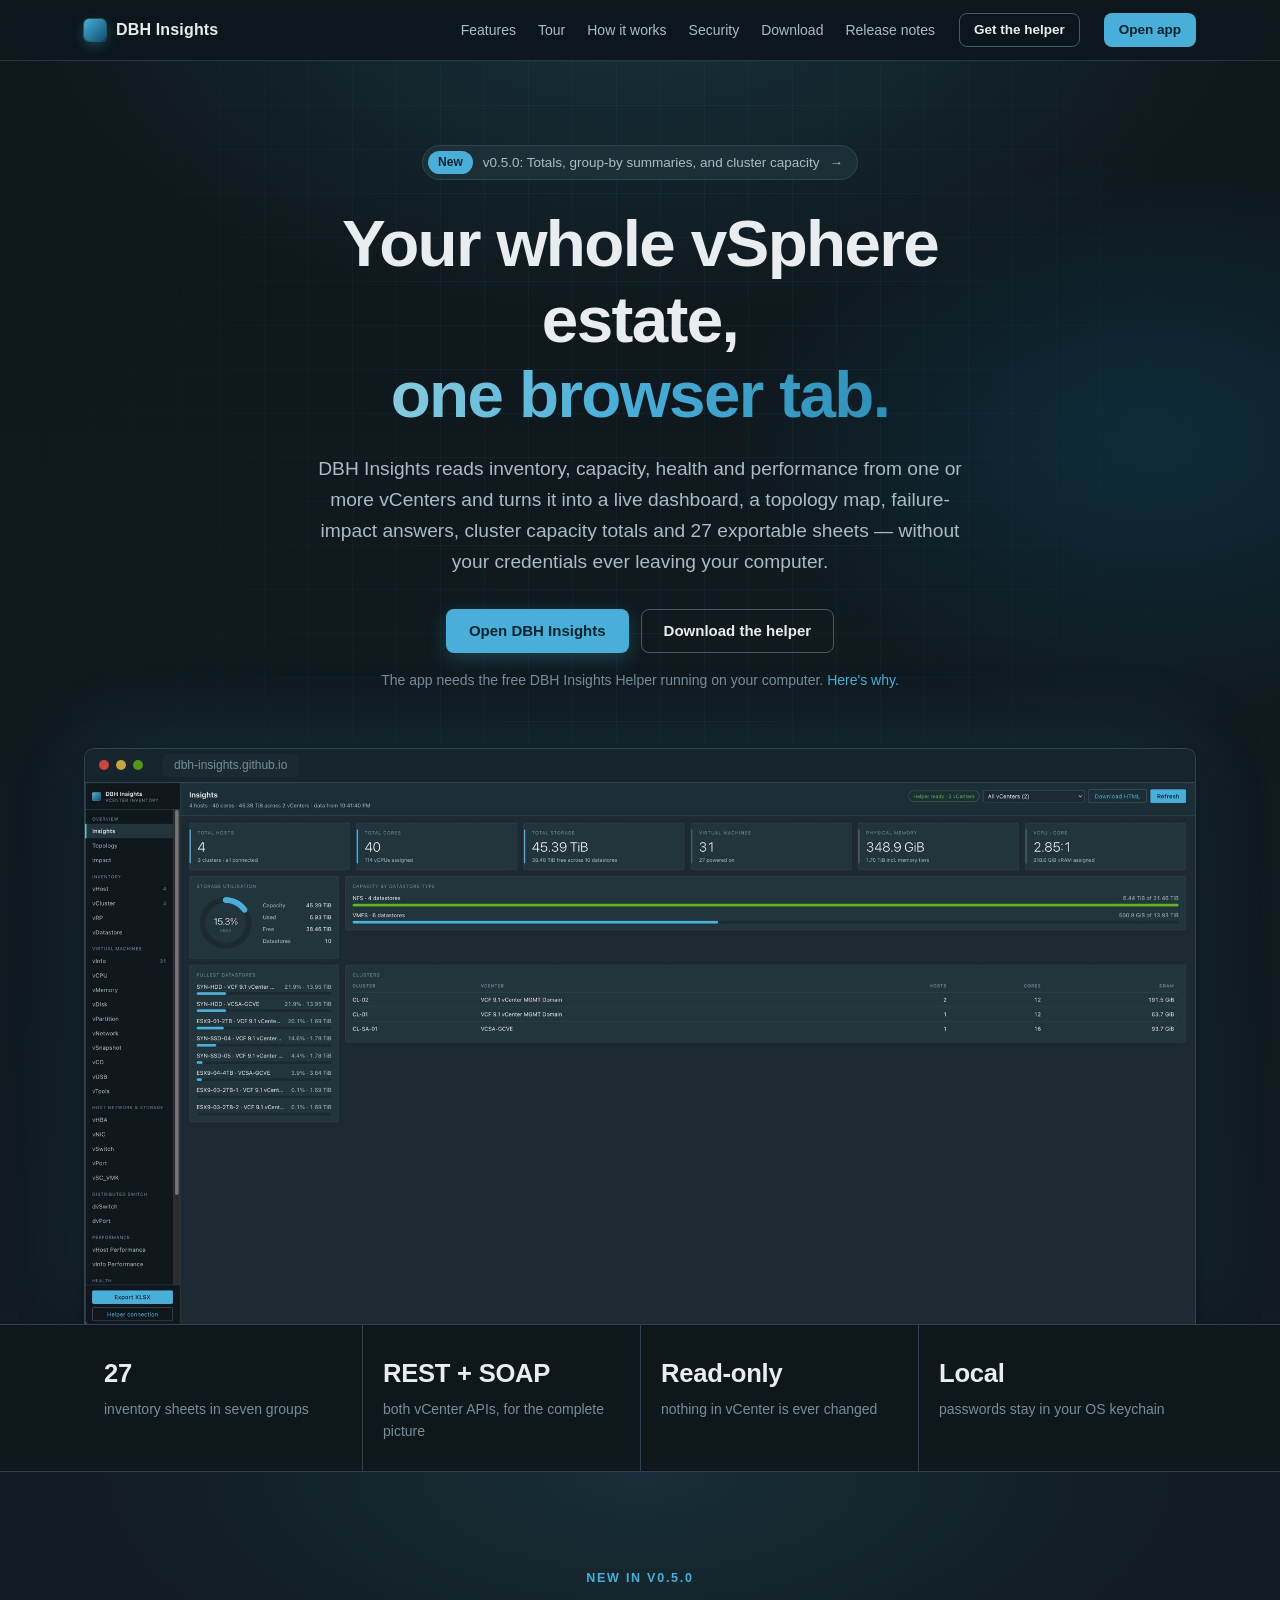
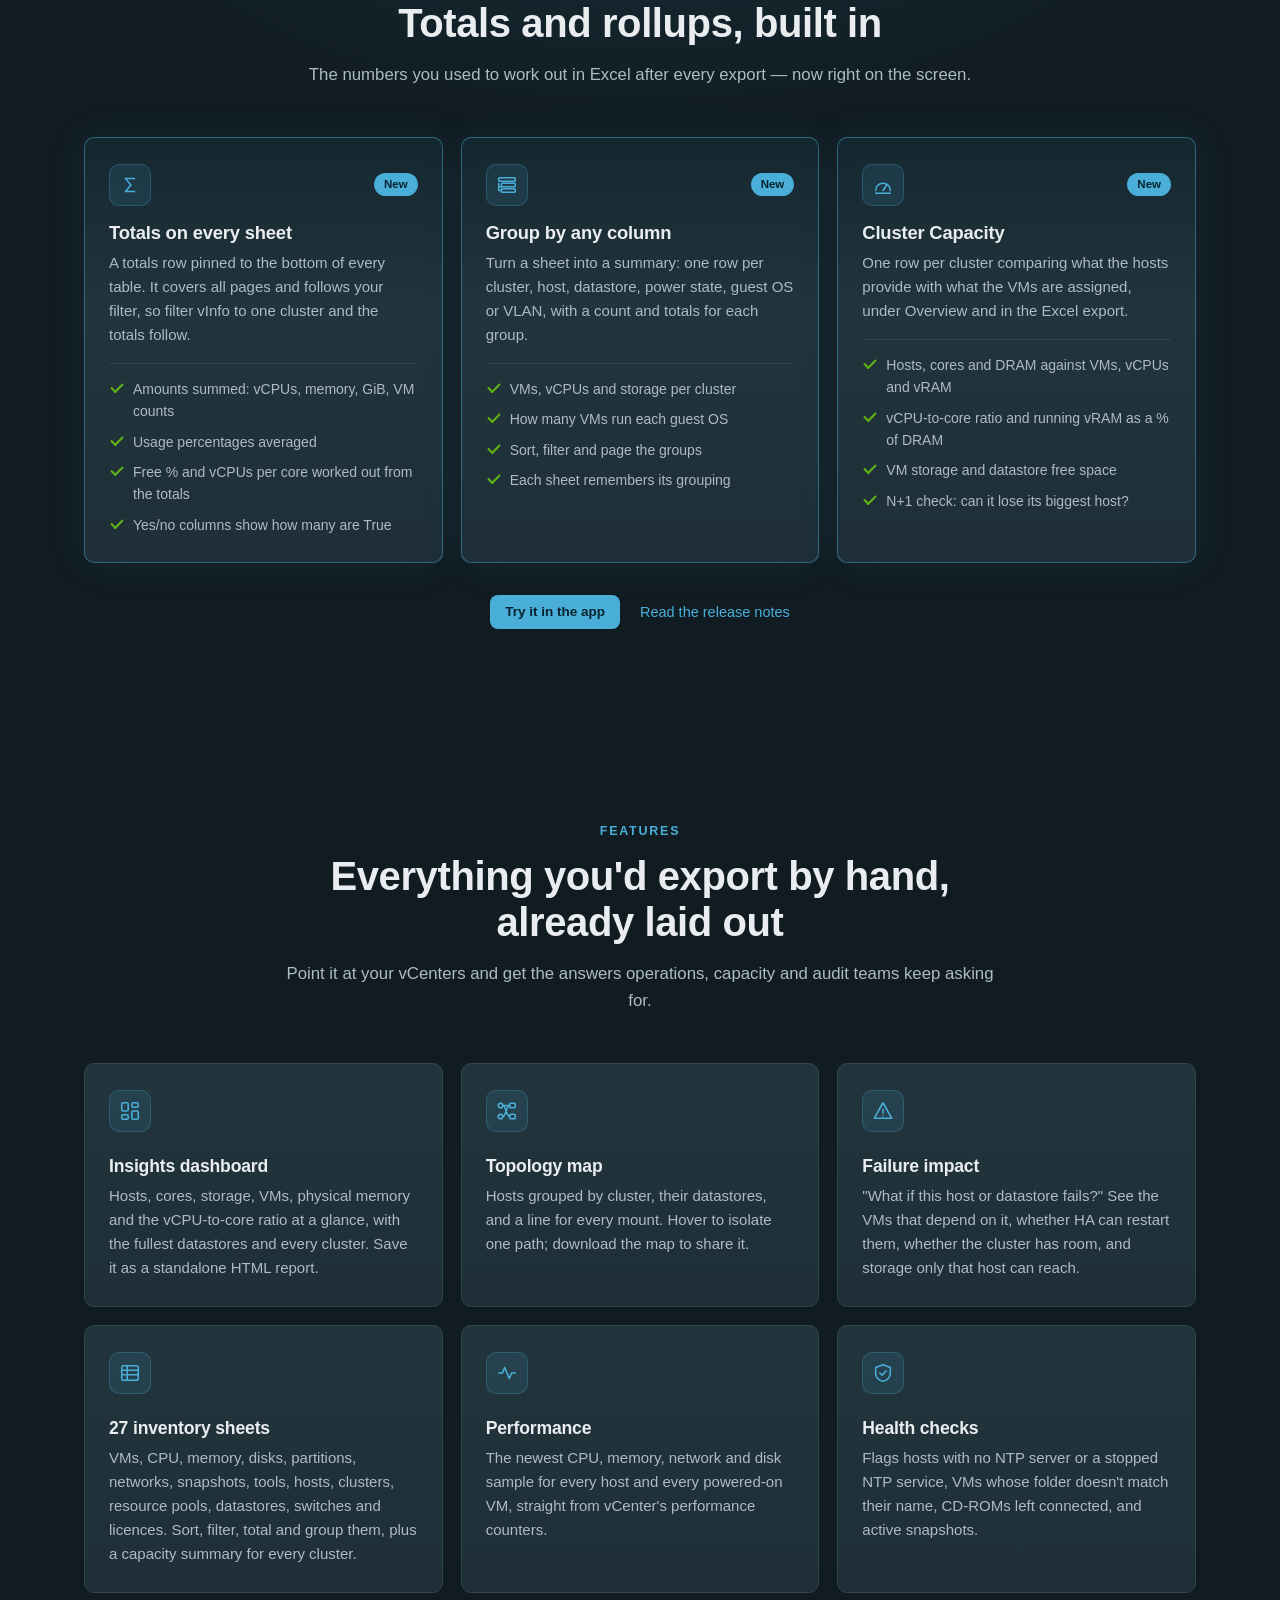
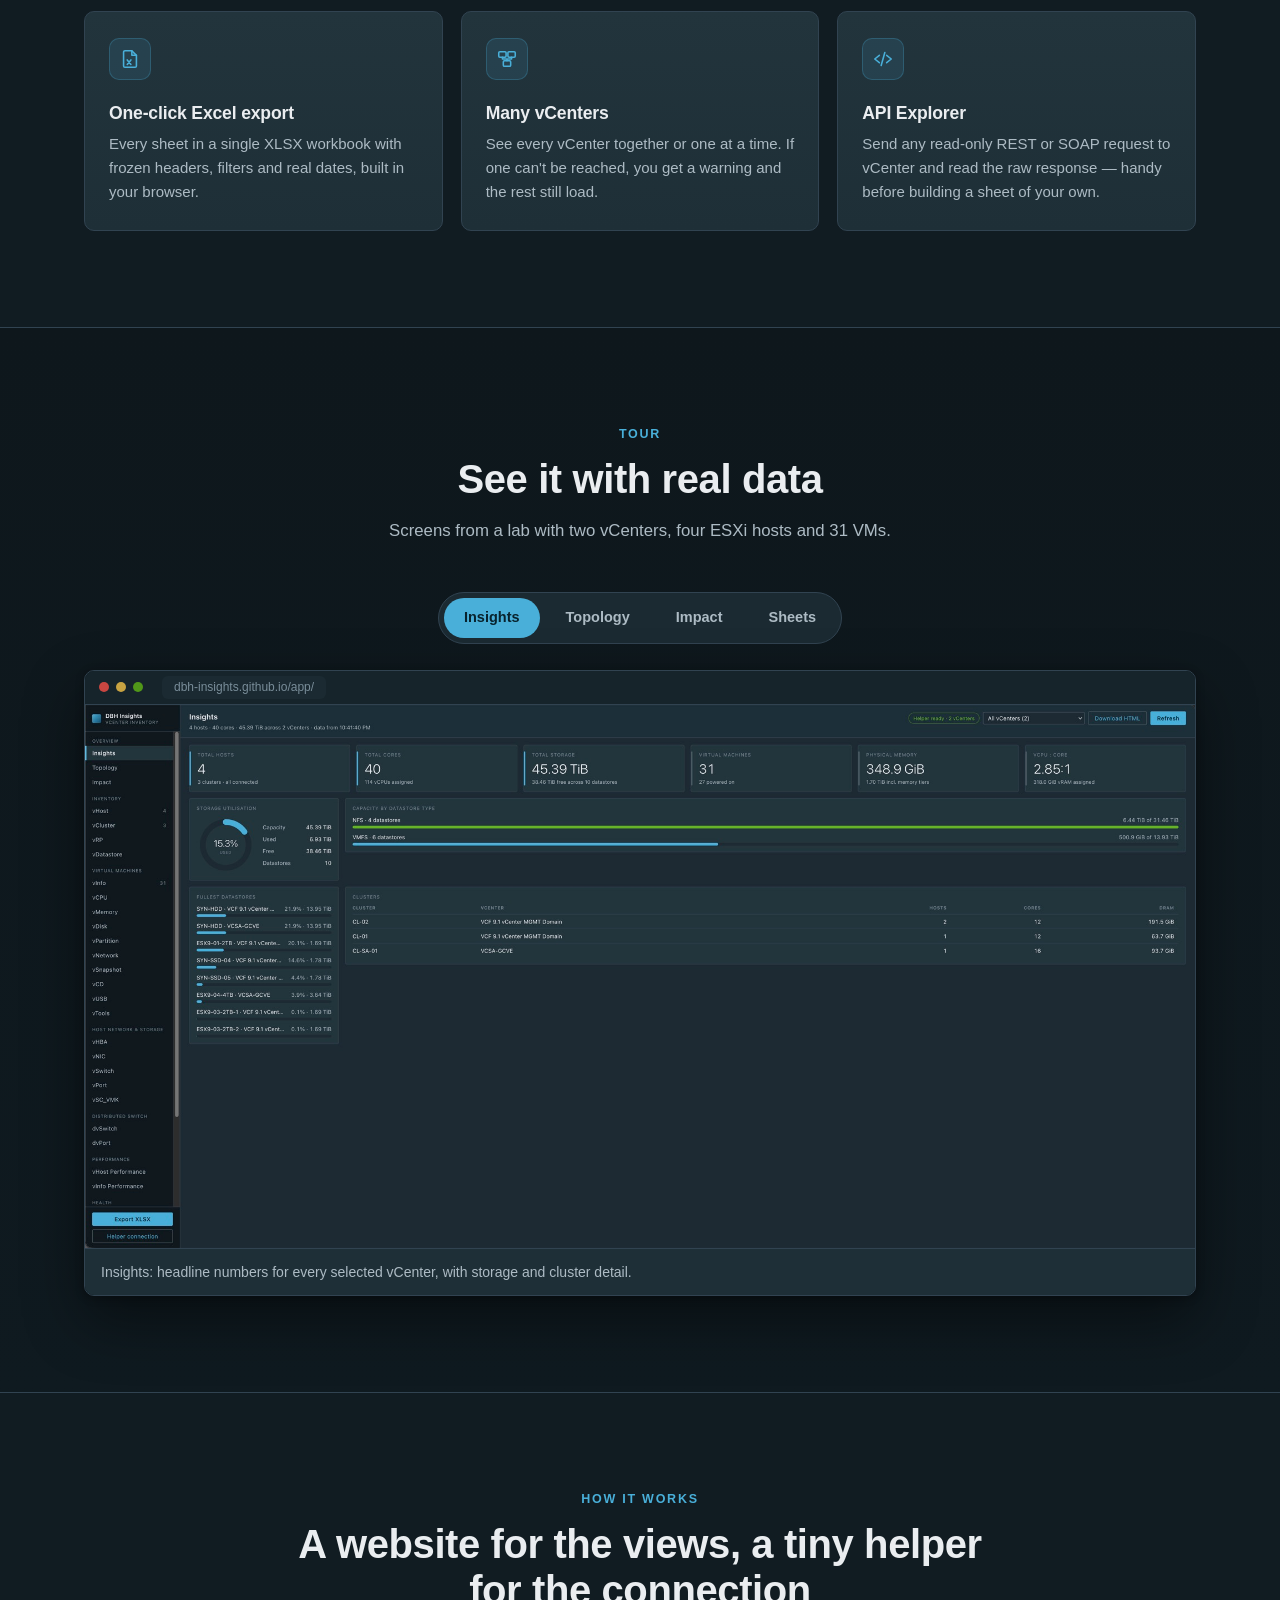
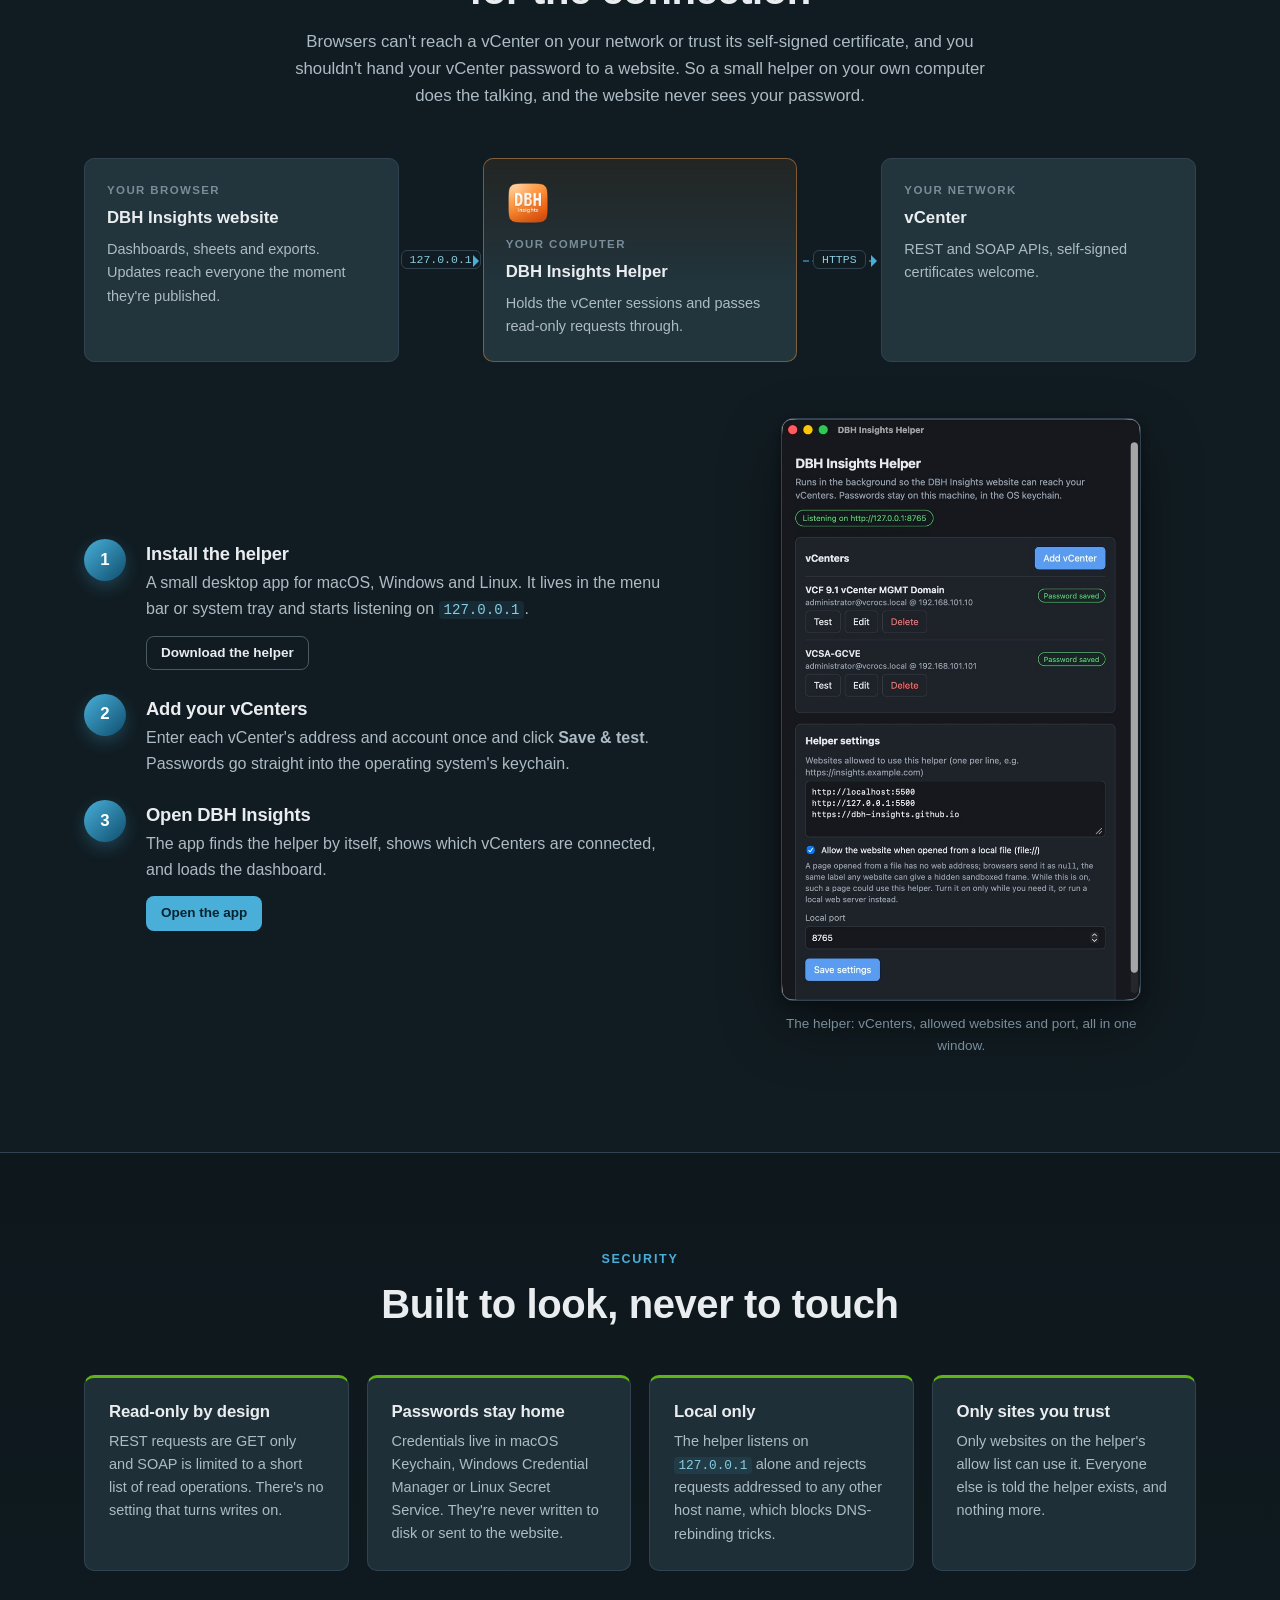
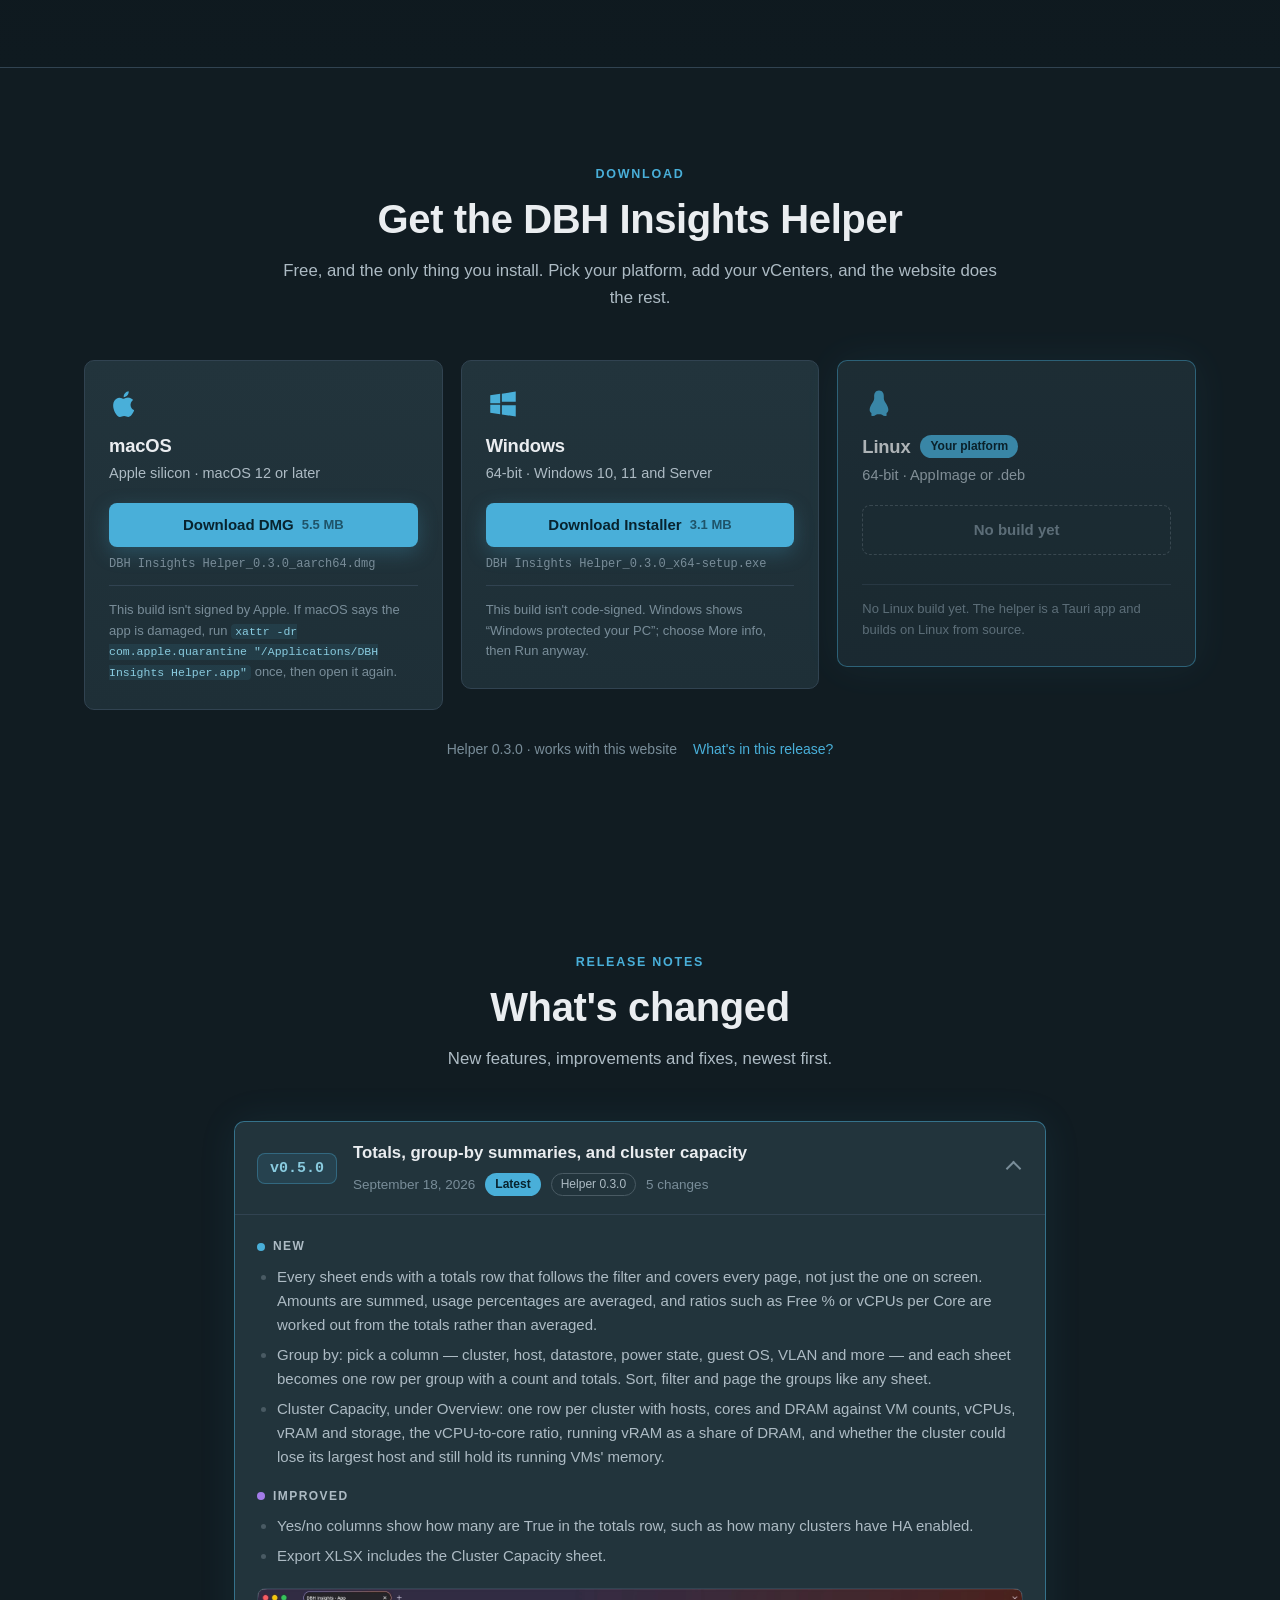
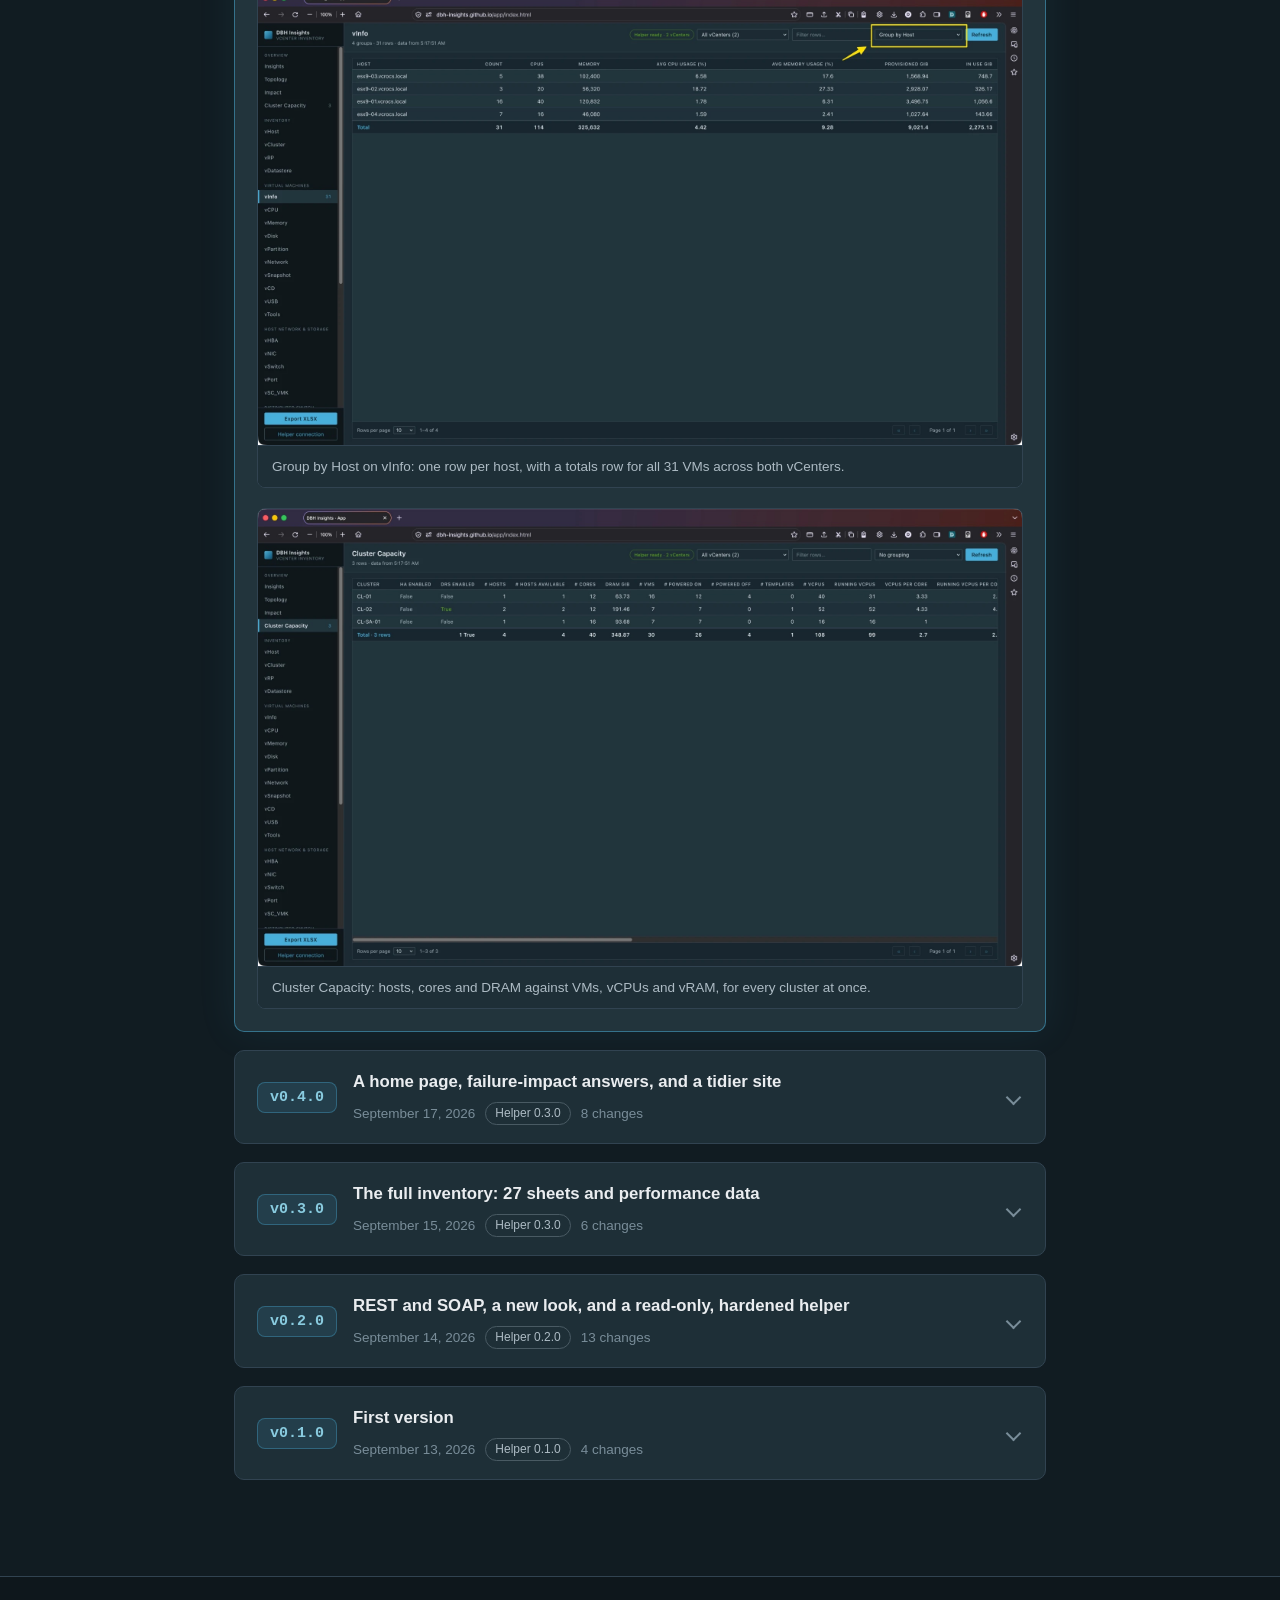
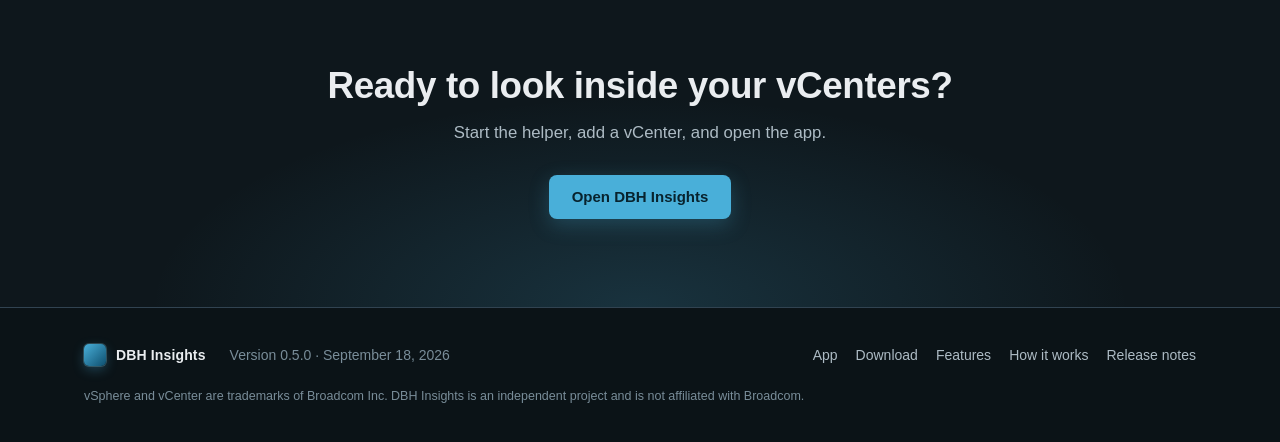
<file: index.html>
<!doctype html>
<html lang="en">
<head>
  <meta charset="utf-8">
  <meta name="viewport" content="width=device-width, initial-scale=1">
  <title>DBH Insights · vCenter inventory, capacity and failure impact in your browser</title>
  <meta name="description" content="DBH Insights reads inventory, capacity, health and performance from your vCenters and turns it into a dashboard, a topology map, failure-impact answers, cluster capacity totals and 27 exportable sheets. Read-only, and your credentials never leave your computer.">
  <link rel="stylesheet" href="css/theme.css">
  <link rel="stylesheet" href="css/landing.css">
</head>
<body>
  <a class="skip" href="#main">Skip to content</a>

  <header class="topnav">
    <div class="wrap topnav-inner">
      <a class="logo" href="index.html" aria-label="DBH Insights home">
        <span class="logo-mark" aria-hidden="true"></span>
        <span>DBH Insights</span>
      </a>
      <nav class="topnav-links" aria-label="Page sections">
        <a href="#features">Features</a>
        <a href="#tour">Tour</a>
        <a href="#how">How it works</a>
        <a href="#security">Security</a>
        <a href="#download">Download</a>
        <a href="#release-notes">Release notes</a>
      </nav>
      <a class="btn btn-ghost btn-sm" href="#download">Get the helper</a>
      <a class="btn btn-primary btn-sm" href="app/index.html">Open app</a>
    </div>
  </header>

  <main id="main">
    <!-- Hero -->
    <section class="hero">
      <div class="wrap hero-inner">
        <a class="pill" href="#release-notes" id="whatsNew">
          <span class="pill-tag">New</span>
          <span id="whatsNewText">See what's new in DBH Insights</span>
          <span aria-hidden="true">→</span>
        </a>
        <h1>Your whole vSphere estate,<br><span class="grad">one browser tab.</span></h1>
        <p class="lead">
          DBH Insights reads inventory, capacity, health and performance from one or more vCenters and turns it
          into a live dashboard, a topology map, failure-impact answers, cluster capacity totals and 27 exportable sheets —
          without your credentials ever leaving your computer.
        </p>
        <div class="hero-actions">
          <a class="btn btn-primary" href="app/index.html">Open DBH Insights</a>
          <a class="btn btn-ghost" href="#download">Download the helper</a>
        </div>
        <p class="hero-note">The app needs the free DBH Insights Helper running on your computer. <a href="#how">Here's why.</a></p>
      </div>

      <div class="wrap">
        <figure class="shot shot-hero">
          <div class="shot-bar" aria-hidden="true"><i></i><i></i><i></i><span>dbh-insights.github.io</span></div>
          <img src="img/insights.jpg" width="2000" height="979"
               alt="The Insights dashboard: total hosts, cores, storage, virtual machines, physical memory and vCPU-to-core ratio, with a storage gauge, capacity by datastore type, the fullest datastores and a cluster table">
        </figure>
      </div>
    </section>

    <!-- Stats -->
    <section class="stats" aria-label="At a glance">
      <div class="wrap stats-grid">
        <div class="stat"><strong>27</strong><span>inventory sheets in seven groups</span></div>
        <div class="stat"><strong>REST + SOAP</strong><span>both vCenter APIs, for the complete picture</span></div>
        <div class="stat"><strong>Read-only</strong><span>nothing in vCenter is ever changed</span></div>
        <div class="stat"><strong>Local</strong><span>passwords stay in your OS keychain</span></div>
      </div>
    </section>

    <!-- What's new -->
    <section class="section section-new" id="whats-new">
      <div class="wrap">
        <header class="section-head">
          <p class="eyebrow">New in v0.5.0</p>
          <h2>Totals and rollups, built in</h2>
          <p>The numbers you used to work out in Excel after every export — now right on the screen.</p>
        </header>
        <div class="new-grid">
          <article class="new-card">
            <div class="new-card-top">
              <svg class="icon" viewBox="0 0 24 24" aria-hidden="true"><path d="M17 5H7l6 7-6 7h10"/></svg>
              <span class="new-tag">New</span>
            </div>
            <h3>Totals on every sheet</h3>
            <p>A totals row pinned to the bottom of every table. It covers all pages and follows your filter, so filter vInfo to one cluster and the totals follow.</p>
            <ul class="ticks">
              <li>Amounts summed: vCPUs, memory, GiB, VM counts</li>
              <li>Usage percentages averaged</li>
              <li>Free % and vCPUs per core worked out from the totals</li>
              <li>Yes/no columns show how many are True</li>
            </ul>
          </article>
          <article class="new-card">
            <div class="new-card-top">
              <svg class="icon" viewBox="0 0 24 24" aria-hidden="true"><rect x="3" y="4" width="18" height="4" rx="1"/><rect x="6" y="10" width="15" height="4" rx="1"/><rect x="6" y="16" width="15" height="4" rx="1"/><path d="M3 10v8h3M3 14h3"/></svg>
              <span class="new-tag">New</span>
            </div>
            <h3>Group by any column</h3>
            <p>Turn a sheet into a summary: one row per cluster, host, datastore, power state, guest OS or VLAN, with a count and totals for each group.</p>
            <ul class="ticks">
              <li>VMs, vCPUs and storage per cluster</li>
              <li>How many VMs run each guest OS</li>
              <li>Sort, filter and page the groups</li>
              <li>Each sheet remembers its grouping</li>
            </ul>
          </article>
          <article class="new-card">
            <div class="new-card-top">
              <svg class="icon" viewBox="0 0 24 24" aria-hidden="true"><path d="M4 18a8 8 0 1 1 16 0"/><path d="m12 18 4-6"/><path d="M4 21h16"/></svg>
              <span class="new-tag">New</span>
            </div>
            <h3>Cluster Capacity</h3>
            <p>One row per cluster comparing what the hosts provide with what the VMs are assigned, under Overview and in the Excel export.</p>
            <ul class="ticks">
              <li>Hosts, cores and DRAM against VMs, vCPUs and vRAM</li>
              <li>vCPU-to-core ratio and running vRAM as a % of DRAM</li>
              <li>VM storage and datastore free space</li>
              <li>N+1 check: can it lose its biggest host?</li>
            </ul>
          </article>
        </div>
        <p class="new-foot"><a class="btn btn-primary btn-sm" href="app/index.html">Try it in the app</a> <a href="#v0.5.0">Read the release notes</a></p>
      </div>
    </section>

    <!-- Features -->
    <section class="section" id="features">
      <div class="wrap">
        <header class="section-head">
          <p class="eyebrow">Features</p>
          <h2>Everything you'd export by hand, already laid out</h2>
          <p>Point it at your vCenters and get the answers operations, capacity and audit teams keep asking for.</p>
        </header>

        <div class="features">
          <article class="feature">
            <svg class="icon" viewBox="0 0 24 24" aria-hidden="true"><rect x="3" y="3" width="7" height="9" rx="1.5"/><rect x="14" y="3" width="7" height="5" rx="1.5"/><rect x="14" y="12" width="7" height="9" rx="1.5"/><rect x="3" y="16" width="7" height="5" rx="1.5"/></svg>
            <h3>Insights dashboard</h3>
            <p>Hosts, cores, storage, VMs, physical memory and the vCPU-to-core ratio at a glance, with the fullest datastores and every cluster. Save it as a standalone HTML report.</p>
          </article>
          <article class="feature">
            <svg class="icon" viewBox="0 0 24 24" aria-hidden="true"><circle cx="5" cy="6" r="2.5"/><circle cx="5" cy="18" r="2.5"/><rect x="15" y="3.5" width="6" height="5" rx="1.2"/><rect x="15" y="15.5" width="6" height="5" rx="1.2"/><path d="M7.5 6C11 6 11 18 15 18M7.5 18C11 18 11 6 15 6M7.5 6H15"/></svg>
            <h3>Topology map</h3>
            <p>Hosts grouped by cluster, their datastores, and a line for every mount. Hover to isolate one path; download the map to share it.</p>
          </article>
          <article class="feature">
            <svg class="icon" viewBox="0 0 24 24" aria-hidden="true"><path d="M12 3 2.5 20h19L12 3Z"/><path d="M12 10v4.5M12 17.2v.1"/></svg>
            <h3>Failure impact</h3>
            <p>"What if this host or datastore fails?" See the VMs that depend on it, whether HA can restart them, whether the cluster has room, and storage only that host can reach.</p>
          </article>
          <article class="feature">
            <svg class="icon" viewBox="0 0 24 24" aria-hidden="true"><rect x="3" y="4" width="18" height="16" rx="2"/><path d="M3 9h18M3 14h18M9 4v16"/></svg>
            <h3>27 inventory sheets</h3>
            <p>VMs, CPU, memory, disks, partitions, networks, snapshots, tools, hosts, clusters, resource pools, datastores, switches and licences. Sort, filter, total and group them, plus a capacity summary for every cluster.</p>
          </article>
          <article class="feature">
            <svg class="icon" viewBox="0 0 24 24" aria-hidden="true"><path d="M3 12h4l2.5-6 5 12 2.5-6h4"/></svg>
            <h3>Performance</h3>
            <p>The newest CPU, memory, network and disk sample for every host and every powered-on VM, straight from vCenter's performance counters.</p>
          </article>
          <article class="feature">
            <svg class="icon" viewBox="0 0 24 24" aria-hidden="true"><path d="M12 3 4 6v6c0 4.5 3.4 8.2 8 9 4.6-.8 8-4.5 8-9V6l-8-3Z"/><path d="m8.5 12 2.5 2.5 4.5-5"/></svg>
            <h3>Health checks</h3>
            <p>Flags hosts with no NTP server or a stopped NTP service, VMs whose folder doesn't match their name, CD-ROMs left connected, and active snapshots.</p>
          </article>
          <article class="feature">
            <svg class="icon" viewBox="0 0 24 24" aria-hidden="true"><path d="M14 3H6.5A1.5 1.5 0 0 0 5 4.5v15A1.5 1.5 0 0 0 6.5 21h11a1.5 1.5 0 0 0 1.5-1.5V8l-5-5Z"/><path d="M14 3v5h5M9 13l4 5M13 13l-4 5"/></svg>
            <h3>One-click Excel export</h3>
            <p>Every sheet in a single XLSX workbook with frozen headers, filters and real dates, built in your browser.</p>
          </article>
          <article class="feature">
            <svg class="icon" viewBox="0 0 24 24" aria-hidden="true"><rect x="3" y="4" width="8" height="6" rx="1.2"/><rect x="13" y="4" width="8" height="6" rx="1.2"/><rect x="8" y="14" width="8" height="6" rx="1.2"/><path d="M7 10v2h10v-2M12 12v2"/></svg>
            <h3>Many vCenters</h3>
            <p>See every vCenter together or one at a time. If one can't be reached, you get a warning and the rest still load.</p>
          </article>
          <article class="feature">
            <svg class="icon" viewBox="0 0 24 24" aria-hidden="true"><path d="m8 8-5 4 5 4M16 8l5 4-5 4M14 5l-4 14"/></svg>
            <h3>API Explorer</h3>
            <p>Send any read-only REST or SOAP request to vCenter and read the raw response — handy before building a sheet of your own.</p>
          </article>
        </div>
      </div>
    </section>

    <!-- Tour -->
    <section class="section section-alt" id="tour">
      <div class="wrap">
        <header class="section-head">
          <p class="eyebrow">Tour</p>
          <h2>See it with real data</h2>
          <p>Screens from a lab with two vCenters, four ESXi hosts and 31 VMs.</p>
        </header>

        <div class="tour">
          <div class="tour-tabs" role="tablist" aria-label="Screens">
            <button role="tab" id="tab-insights" aria-controls="panel-tour" aria-selected="true" data-img="img/insights.jpg"
                    data-alt="The Insights dashboard with headline numbers, storage utilisation and clusters"
                    data-caption="Insights: headline numbers for every selected vCenter, with storage and cluster detail.">Insights</button>
            <button role="tab" id="tab-topology" aria-controls="panel-tour" aria-selected="false" tabindex="-1" data-img="img/topology.jpg"
                    data-alt="The Topology map: hosts grouped by cluster on the left, datastores on the right, joined by a line per mount"
                    data-caption="Topology: every host-to-datastore mount, grouped by cluster, with tables of datastores and hosts.">Topology</button>
            <button role="tab" id="tab-impact" aria-controls="panel-tour" aria-selected="false" tabindex="-1" data-img="img/impact.jpg"
                    data-alt="The Impact tab assessing a host: a red verdict, four summary cards, the VMs on the host and a datastore only it can reach"
                    data-caption="Impact: if esx9-01 failed, 13 running VMs would stay down — HA is off and one datastore goes with it.">Impact</button>
            <button role="tab" id="tab-sheets" aria-controls="panel-tour" aria-selected="false" tabindex="-1" data-img="img/vinfo.jpg"
                    data-alt="The vInfo sheet listing 31 virtual machines with power state, CPUs, memory, usage, IP address and guest OS"
                    data-caption="Sheets: vInfo lists every VM across both vCenters — sortable, filterable and paged.">Sheets</button>
          </div>
          <figure class="shot" id="panel-tour" role="tabpanel" aria-labelledby="tab-insights">
            <div class="shot-bar" aria-hidden="true"><i></i><i></i><i></i><span>dbh-insights.github.io/app/</span></div>
            <img id="tourImg" src="img/insights.jpg" width="2000" height="979" loading="lazy"
                 alt="The Insights dashboard with headline numbers, storage utilisation and clusters">
            <figcaption id="tourCaption">Insights: headline numbers for every selected vCenter, with storage and cluster detail.</figcaption>
          </figure>
        </div>
      </div>
    </section>

    <!-- How it works -->
    <section class="section" id="how">
      <div class="wrap">
        <header class="section-head">
          <p class="eyebrow">How it works</p>
          <h2>A website for the views, a tiny helper for the connection</h2>
          <p>
            Browsers can't reach a vCenter on your network or trust its self-signed certificate, and you shouldn't hand
            your vCenter password to a website. So a small helper on your own computer does the talking, and the website never sees your password.
          </p>
        </header>

        <div class="flow" aria-label="How requests travel">
          <div class="flow-node">
            <span class="flow-kicker">Your browser</span>
            <strong>DBH Insights website</strong>
            <span>Dashboards, sheets and exports. Updates reach everyone the moment they're published.</span>
          </div>
          <div class="flow-link" aria-hidden="true"><span>127.0.0.1</span></div>
          <div class="flow-node flow-node-helper">
            <img src="img/helper-icon.png" width="56" height="56" alt="">
            <span class="flow-kicker">Your computer</span>
            <strong>DBH Insights Helper</strong>
            <span>Holds the vCenter sessions and passes read-only requests through.</span>
          </div>
          <div class="flow-link" aria-hidden="true"><span>HTTPS</span></div>
          <div class="flow-node">
            <span class="flow-kicker">Your network</span>
            <strong>vCenter</strong>
            <span>REST and SOAP APIs, self-signed certificates welcome.</span>
          </div>
        </div>

        <div class="how-grid">
          <ol class="steps">
            <li>
              <h3>Install the helper</h3>
              <p>A small desktop app for macOS, Windows and Linux. It lives in the menu bar or system tray and starts listening on <code>127.0.0.1</code>.</p>
              <a class="btn btn-ghost btn-sm" href="#download">Download the helper</a>
            </li>
            <li>
              <h3>Add your vCenters</h3>
              <p>Enter each vCenter's address and account once and click <b>Save &amp; test</b>. Passwords go straight into the operating system's keychain.</p>
            </li>
            <li>
              <h3>Open DBH Insights</h3>
              <p>The app finds the helper by itself, shows which vCenters are connected, and loads the dashboard.</p>
              <a class="btn btn-primary btn-sm" href="app/index.html">Open the app</a>
            </li>
          </ol>
          <figure class="helper-shot">
            <img src="img/helper.jpg" width="700" height="1137" loading="lazy"
                 alt="The DBH Insights Helper window listing two vCenters with Test, Edit and Delete buttons, the websites allowed to use it, and the local port">
            <figcaption>The helper: vCenters, allowed websites and port, all in one window.</figcaption>
          </figure>
        </div>
      </div>
    </section>

    <!-- Security -->
    <section class="section section-alt" id="security">
      <div class="wrap">
        <header class="section-head">
          <p class="eyebrow">Security</p>
          <h2>Built to look, never to touch</h2>
        </header>
        <div class="security">
          <div class="sec-item">
            <h3>Read-only by design</h3>
            <p>REST requests are GET only and SOAP is limited to a short list of read operations. There's no setting that turns writes on.</p>
          </div>
          <div class="sec-item">
            <h3>Passwords stay home</h3>
            <p>Credentials live in macOS Keychain, Windows Credential Manager or Linux Secret Service. They're never written to disk or sent to the website.</p>
          </div>
          <div class="sec-item">
            <h3>Local only</h3>
            <p>The helper listens on <code>127.0.0.1</code> alone and rejects requests addressed to any other host name, which blocks DNS-rebinding tricks.</p>
          </div>
          <div class="sec-item">
            <h3>Only sites you trust</h3>
            <p>Only websites on the helper's allow list can use it. Everyone else is told the helper exists, and nothing more.</p>
          </div>
        </div>
      </div>
    </section>

    <!-- Download -->
    <section class="section" id="download">
      <div class="wrap">
        <header class="section-head">
          <p class="eyebrow">Download</p>
          <h2>Get the DBH Insights Helper</h2>
          <p>Free, and the only thing you install. Pick your platform, add your vCenters, and the website does the rest.</p>
        </header>
        <div class="downloads" id="downloads"></div>
        <p class="download-foot">
          <span id="downloadVersion" class="muted"></span>
          <a href="#release-notes">What's in this release?</a>
        </p>
      </div>
    </section>

    <!-- Release notes -->
    <section class="section" id="release-notes">
      <div class="wrap wrap-narrow">
        <header class="section-head">
          <p class="eyebrow">Release notes</p>
          <h2>What's changed</h2>
          <p>New features, improvements and fixes, newest first.</p>
        </header>
        <div id="releases" class="releases">
          <noscript><p class="muted">Turn on JavaScript to see the release notes.</p></noscript>
        </div>
      </div>
    </section>

    <!-- Closing call to action -->
    <section class="cta">
      <div class="wrap cta-inner">
        <h2>Ready to look inside your vCenters?</h2>
        <p>Start the helper, add a vCenter, and open the app.</p>
        <a class="btn btn-primary" href="app/index.html">Open DBH Insights</a>
      </div>
    </section>
  </main>

  <footer class="footer">
    <div class="wrap footer-inner">
      <a class="logo" href="index.html">
        <span class="logo-mark" aria-hidden="true"></span>
        <span>DBH Insights</span>
      </a>
      <span class="muted" id="footerVersion"></span>
      <nav class="footer-links" aria-label="Footer">
        <a href="app/index.html">App</a>
        <a href="#download">Download</a>
        <a href="#features">Features</a>
        <a href="#how">How it works</a>
        <a href="#release-notes">Release notes</a>
      </nav>
      <p class="fine">vSphere and vCenter are trademarks of Broadcom Inc. DBH Insights is an independent project and is not affiliated with Broadcom.</p>
    </div>
  </footer>

  <script src="js/release-notes.js"></script>
  <script src="js/downloads.js"></script>
  <script src="js/landing.js"></script>
</body>
</html>
</file>
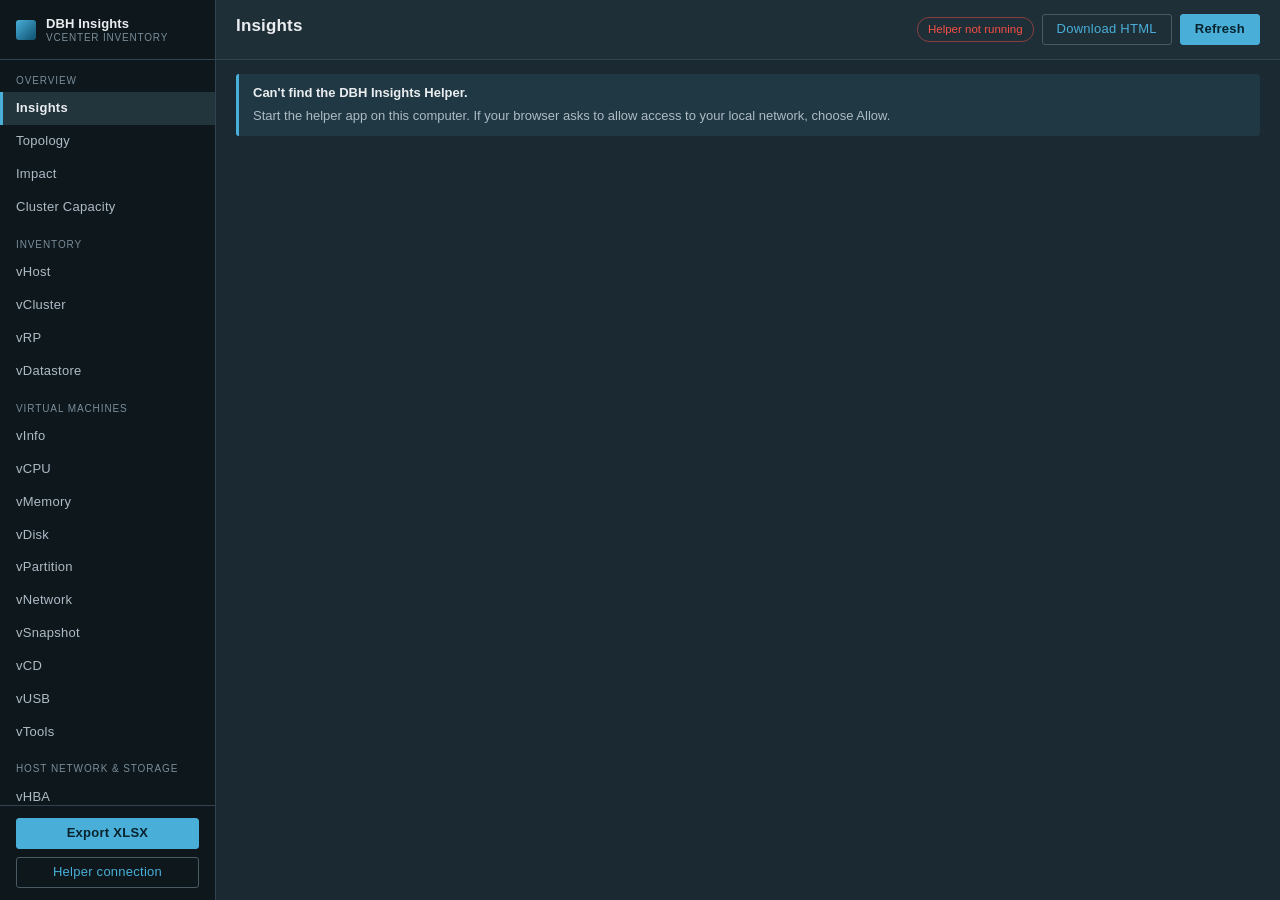
<file: app/index.html>
<!doctype html>
<html lang="en">
<head>
  <meta charset="utf-8">
  <meta name="viewport" content="width=device-width, initial-scale=1">
  <title>DBH Insights · App</title>
  <link rel="stylesheet" href="../css/theme.css">
  <link rel="stylesheet" href="../css/styles.css">
</head>
<body>
  <div class="app">
    <aside class="sidebar">
      <a class="brand" href="../index.html" title="DBH Insights home">
        <span class="brand-mark"></span>
        <span class="brand-text">
          <strong>DBH Insights</strong>
          <small>vCenter inventory</small>
        </span>
      </a>
      <nav id="nav" class="nav" aria-label="Views"></nav>
      <div class="sidebar-footer">
        <button id="export" class="primary">Export XLSX</button>
        <button id="helperSettings" class="ghost">Helper connection</button>
      </div>
    </aside>

    <main class="content">
      <header class="topbar">
        <div class="titles">
          <h1 id="title">Insights</h1>
          <p id="status" class="status"></p>
        </div>
        <div class="actions">
          <span id="connection" class="conn">Looking for helper…</span>
          <select id="vcenterSelect" aria-label="vCenter" hidden></select>
          <input id="filter" type="search" placeholder="Filter rows…" autocomplete="off" aria-label="Filter rows">
          <select id="groupBy" aria-label="Group rows by" title="Group rows by a column and total each group" hidden></select>
          <button id="downloadHtml" class="ghost" hidden>Download HTML</button>
          <button id="refresh" class="primary">Refresh</button>
        </div>
      </header>

      <div id="notice" class="notice" hidden></div>
      <div id="warnings" class="warnings" hidden></div>

      <div id="dashboard" class="dashboard" hidden></div>

      <section id="topologyView" class="topology-view" hidden>
        <!-- Scripts are disabled inside the frame; app.js attaches the hover behaviour from outside. -->
        <iframe id="topologyFrame" title="Host and storage topology" sandbox="allow-same-origin"></iframe>
      </section>

      <section id="impactView" class="impact" hidden>
        <div class="impact-controls">
          <label class="impact-pick" for="impactSearch">If this fails…</label>
          <div class="combo">
            <input id="impactSearch" type="text" role="combobox" aria-expanded="false" aria-controls="impactList"
                   aria-autocomplete="list" aria-label="Host or datastore to assess" autocomplete="off" spellcheck="false"
                   placeholder="Search hosts and datastores…">
            <ul id="impactList" class="combo-list" role="listbox" aria-label="Hosts and datastores" hidden></ul>
          </div>
          <p class="hint">Answers from the inventory already loaded: which VMs sit on it, which hosts reach it, and whether the cluster could take the load.</p>
        </div>
        <div id="impactResult" class="impact-result"></div>
      </section>

      <section id="tableView" class="table-view" hidden>
        <div class="table-wrap">
          <table>
            <thead><tr id="headRow"></tr></thead>
            <tbody id="body"></tbody>
            <tfoot><tr id="footRow"></tr></tfoot>
          </table>
          <p id="tableEmpty" class="table-empty" hidden></p>
        </div>
        <div class="pager">
          <label class="page-size">Rows per page
            <select id="pageSize">
              <option value="5">5</option>
              <option value="10">10</option>
              <option value="25">25</option>
              <option value="50">50</option>
              <option value="100">100</option>
              <option value="250">250</option>
              <option value="500">500</option>
              <option value="0">All</option>
            </select>
          </label>
          <span id="pageRange" class="page-range"></span>
          <span class="spacer"></span>
          <button id="pageFirst" class="ghost icon" aria-label="First page" title="First page">«</button>
          <button id="pagePrev" class="ghost icon" aria-label="Previous page" title="Previous page">‹</button>
          <span id="pageInfo" class="page-info"></span>
          <button id="pageNext" class="ghost icon" aria-label="Next page" title="Next page">›</button>
          <button id="pageLast" class="ghost icon" aria-label="Last page" title="Last page">»</button>
        </div>
      </section>

      <section id="explorerView" class="explorer" hidden>
        <div class="card">
          <p class="card-title">Send a request through the helper</p>
          <div class="explorer-row">
            <select id="explorerVcenter" aria-label="vCenter" hidden></select>
            <select id="explorerMode" aria-label="API">
              <option value="GET">REST GET</option>
              <option value="SOAP">SOAP</option>
            </select>
            <input id="explorerPath" value="/api/vcenter/vm" spellcheck="false" aria-label="REST path">
            <button id="explorerSend" class="primary">Send</button>
          </div>
          <textarea id="explorerBody" rows="6" spellcheck="false" aria-label="Request body"></textarea>
          <p id="explorerHint" class="hint"></p>
        </div>
        <pre id="explorerOutput" class="explorer-output"></pre>
      </section>
    </main>
  </div>

  <dialog id="helperDialog">
    <form method="dialog">
      <h2>Helper connection</h2>
      <p class="hint">Where this page finds the DBH Insights Helper running on your computer.</p>
      <label class="field">Helper URL
        <input id="helperUrl" type="text" spellcheck="false">
      </label>
      <div class="dialog-actions">
        <span class="spacer"></span>
        <button value="cancel" class="ghost">Cancel</button>
        <button value="save" class="primary">Save</button>
      </div>
    </form>
  </dialog>

  <script src="../js/helper-client.js"></script>
  <script src="../js/vim.js"></script>
  <script src="../js/sheets.js"></script>
  <script src="../js/insights.js"></script>
  <script src="../js/impact.js"></script>
  <script src="../js/xlsx.js"></script>
  <script src="../js/report.js"></script>
  <script src="../js/insights-report.js"></script>
  <script src="../js/release-notes.js"></script>
  <script src="../js/app.js"></script>
</body>
</html>
</file>
<file: css/theme.css>
/* DBH Insights colour scheme, shared by the landing page and the app.
 *
 * Follows VMware's Clarity dark palette: near-black blue-grey surfaces, #49AFD9
 * action blue, and Clarity's status colours. Dark only, by design. */

:root {
  --app-bg: #1b2a32;
  --sidebar-bg: #0e171c;
  --surface: #22343c;
  --surface-alt: #1e2f37;
  --row-alt: #1f313a;
  --row-hover: #2a4049;
  --header-bg: #17262e;

  --border: #314351;
  --border-strong: #495a63;

  --text: #eaedf0;
  --text-dim: #adbbc4;
  --text-faint: #798d99;

  --accent: #49afd9;
  --accent-hover: #89cbdf;
  --accent-dim: #0e4f6e;

  --success: #60b515;
  --warning: #f5c348;
  --danger: #f54f47;

  --sidebar-width: 216px;
  color-scheme: dark;
}

* { box-sizing: border-box; }

/* An author `display` beats the user agent's `[hidden] { display: none }`. */
[hidden] { display: none !important; }
</file>
<file: css/landing.css>
/* DBH Insights landing page. Colours come from theme.css, the same palette as the app. */

:root {
  --wrap: 1160px;
  --radius: 10px;
  --glow: rgba(73, 175, 217, 0.18);
  --page-bg: #111c22;
  --shadow: 0 24px 60px rgba(0, 0, 0, 0.45), 0 2px 8px rgba(0, 0, 0, 0.3);
}

html { scroll-behavior: smooth; scroll-padding-top: 76px; }

body {
  margin: 0;
  font: 16px/1.6 "Metropolis", -apple-system, BlinkMacSystemFont, "Segoe UI", Roboto, sans-serif;
  color: var(--text);
  background: var(--page-bg);
  -webkit-font-smoothing: antialiased;
}

img { max-width: 100%; height: auto; display: block; }
a { color: var(--accent); text-decoration: none; }
a:hover { color: var(--accent-hover); }
code {
  font-family: ui-monospace, SFMono-Regular, Menlo, Consolas, monospace;
  font-size: 0.88em;
  color: var(--accent-hover);
  background: rgba(73, 175, 217, 0.1);
  padding: 0.1em 0.35em;
  border-radius: 4px;
  overflow-wrap: anywhere;
}
h1, h2, h3 { line-height: 1.15; margin: 0; letter-spacing: -0.01em; }
:focus-visible { outline: 2px solid var(--accent); outline-offset: 3px; border-radius: 4px; }
.muted { color: var(--text-faint); }

.wrap { max-width: var(--wrap); margin: 0 auto; padding-inline: 24px; }
.wrap-narrow { max-width: 860px; }

.skip {
  position: absolute;
  left: 16px;
  top: -48px;
  z-index: 100;
  padding: 8px 14px;
  background: var(--accent);
  color: #08232e;
  border-radius: 6px;
  font-weight: 600;
}
.skip:focus { top: 12px; color: #08232e; }

/* ---- buttons ---- */

.btn {
  display: inline-flex;
  align-items: center;
  justify-content: center;
  gap: 8px;
  padding: 12px 22px;
  border-radius: 8px;
  border: 1px solid transparent;
  font-weight: 600;
  font-size: 15px;
  line-height: 1.2;
  transition: background-color 0.15s, border-color 0.15s, color 0.15s, transform 0.15s, box-shadow 0.15s;
}
.btn-primary { background: var(--accent); color: #08232e; box-shadow: 0 6px 20px rgba(73, 175, 217, 0.25); }
.btn-primary:hover { background: var(--accent-hover); color: #08232e; transform: translateY(-1px); }
.btn-ghost { border-color: var(--border-strong); color: var(--text); }
.btn-ghost:hover { border-color: var(--accent); color: var(--accent-hover); }
.btn-sm { padding: 8px 14px; font-size: 13.5px; box-shadow: none; }

/* ---- top navigation ---- */

.topnav {
  position: sticky;
  top: 0;
  z-index: 50;
  background: rgba(14, 23, 28, 0.78);
  backdrop-filter: saturate(140%) blur(12px);
  -webkit-backdrop-filter: saturate(140%) blur(12px);
  border-bottom: 1px solid rgba(49, 67, 81, 0.7);
}
.topnav-inner { display: flex; align-items: center; gap: 24px; height: 60px; }
.topnav-links { display: flex; gap: 22px; margin-left: auto; }
.topnav-links a { color: var(--text-dim); font-size: 14px; }
.topnav-links a:hover { color: var(--text); }

.logo { display: inline-flex; align-items: center; gap: 10px; color: var(--text); font-weight: 650; letter-spacing: 0.01em; }
.logo:hover { color: var(--text); }
.logo-mark {
  width: 22px;
  height: 22px;
  border-radius: 5px;
  background: linear-gradient(135deg, var(--accent) 0%, var(--accent-dim) 100%);
  box-shadow: 0 0 0 1px rgba(137, 203, 223, 0.25), 0 4px 12px rgba(73, 175, 217, 0.3);
}

/* ---- hero ---- */

.hero {
  position: relative;
  padding-block: 84px 0;
  overflow: hidden;
  background:
    radial-gradient(900px 480px at 50% -80px, var(--glow), transparent 70%),
    radial-gradient(600px 400px at 90% 30%, rgba(14, 79, 110, 0.35), transparent 70%),
    linear-gradient(180deg, var(--sidebar-bg) 0%, var(--page-bg) 100%);
}
.hero::before {
  /* A faint grid, masked so it fades toward the edges. */
  content: "";
  position: absolute;
  inset: 0;
  background-image:
    linear-gradient(rgba(73, 175, 217, 0.06) 1px, transparent 1px),
    linear-gradient(90deg, rgba(73, 175, 217, 0.06) 1px, transparent 1px);
  background-size: 44px 44px;
  mask-image: radial-gradient(ellipse at 50% 20%, #000 20%, transparent 70%);
  -webkit-mask-image: radial-gradient(ellipse at 50% 20%, #000 20%, transparent 70%);
  pointer-events: none;
}
.hero-inner { position: relative; text-align: center; }

.pill {
  display: inline-flex;
  align-items: center;
  gap: 10px;
  max-width: 100%;
  padding: 5px 14px 5px 5px;
  border-radius: 999px;
  border: 1px solid var(--border);
  background: rgba(34, 52, 60, 0.7);
  color: var(--text-dim);
  font-size: 13.5px;
}
.pill:hover { border-color: var(--accent); color: var(--text); }
.pill-tag {
  padding: 2px 10px;
  border-radius: 999px;
  background: var(--accent);
  color: #08232e;
  font-weight: 700;
  font-size: 12px;
  flex: none;
}

.hero h1 {
  margin: 26px auto 0;
  max-width: 20ch;
  font-size: clamp(2.3rem, 5.6vw, 4.1rem);
  font-weight: 700;
  letter-spacing: -0.025em;
}
.grad {
  background: linear-gradient(92deg, var(--accent-hover) 0%, var(--accent) 45%, #2f8fb8 100%);
  -webkit-background-clip: text;
  background-clip: text;
  color: transparent;
}
.lead {
  margin: 22px auto 0;
  max-width: 62ch;
  font-size: clamp(1.02rem, 1.6vw, 1.2rem);
  color: var(--text-dim);
}
.hero-actions { display: flex; flex-wrap: wrap; justify-content: center; gap: 12px; margin-top: 32px; }
.hero-note { margin: 16px 0 0; color: var(--text-faint); font-size: 14px; }

/* ---- framed screenshots ---- */

.shot {
  margin: 0;
  border-radius: var(--radius);
  border: 1px solid var(--border);
  background: var(--sidebar-bg);
  box-shadow: var(--shadow);
  overflow: hidden;
}
.shot-bar {
  display: flex;
  align-items: center;
  gap: 7px;
  height: 34px;
  padding-inline: 14px;
  background: #16242b;
  border-bottom: 1px solid var(--border);
}
.shot-bar i { width: 10px; height: 10px; border-radius: 50%; background: var(--border-strong); }
.shot-bar i:nth-child(1) { background: #f54f47; opacity: 0.8; }
.shot-bar i:nth-child(2) { background: #f5c348; opacity: 0.8; }
.shot-bar i:nth-child(3) { background: #60b515; opacity: 0.8; }
.shot-bar span {
  margin-left: 12px;
  padding: 2px 12px;
  border-radius: 6px;
  background: var(--app-bg);
  color: var(--text-faint);
  font-size: 12px;
  overflow: hidden;
  white-space: nowrap;
  text-overflow: ellipsis;
}
.shot figcaption { padding: 12px 16px; color: var(--text-dim); font-size: 14px; border-top: 1px solid var(--border); background: var(--surface-alt); }

.shot-hero {
  position: relative;
  margin-top: 56px;
  margin-bottom: -2px;
  border-bottom-left-radius: 0;
  border-bottom-right-radius: 0;
  border-bottom: 0;
  box-shadow: 0 -10px 80px rgba(73, 175, 217, 0.16), var(--shadow);
}

/* ---- stats ---- */

.stats { border-block: 1px solid var(--border); background: var(--sidebar-bg); position: relative; }
.stats-grid { display: grid; grid-template-columns: repeat(4, 1fr); }
.stat { padding: 28px 20px; display: flex; flex-direction: column; gap: 4px; border-left: 1px solid var(--border); }
.stat:first-child { border-left: 0; }
.stat strong { font-size: 1.6rem; font-weight: 700; letter-spacing: -0.01em; color: var(--text); }
.stat span { color: var(--text-faint); font-size: 14px; }

/* ---- sections ---- */

.section { padding-block: 96px; }
.section-alt { background: linear-gradient(180deg, var(--sidebar-bg), #0f1a20); border-block: 1px solid var(--border); }
.section-head { max-width: 720px; margin: 0 auto 48px; text-align: center; }
.eyebrow {
  margin: 0 0 12px;
  color: var(--accent);
  font-size: 12.5px;
  font-weight: 700;
  text-transform: uppercase;
  letter-spacing: 0.14em;
}
.section-head h2 { font-size: clamp(1.8rem, 3.4vw, 2.5rem); font-weight: 700; }
.section-head p:not(.eyebrow) { margin: 16px 0 0; color: var(--text-dim); font-size: 1.05rem; }

/* ---- what's new ---- */

.section-new {
  position: relative;
  background:
    radial-gradient(800px 360px at 50% 0%, rgba(73, 175, 217, 0.12), transparent 70%),
    var(--page-bg);
}
.new-grid { display: grid; grid-template-columns: repeat(3, 1fr); gap: 18px; }
.new-card {
  display: flex;
  flex-direction: column;
  padding: 26px 24px;
  border-radius: var(--radius);
  border: 1px solid rgba(73, 175, 217, 0.45);
  background: linear-gradient(180deg, rgba(73, 175, 217, 0.08) 0%, var(--surface) 38%, var(--surface-alt) 100%);
  box-shadow: 0 0 40px rgba(73, 175, 217, 0.08);
  transition: transform 0.2s, box-shadow 0.2s;
}
.new-card:hover { transform: translateY(-3px); box-shadow: 0 16px 40px rgba(0, 0, 0, 0.35), 0 0 40px rgba(73, 175, 217, 0.12); }
.new-card-top { display: flex; align-items: center; justify-content: space-between; }
.new-tag {
  padding: 2px 10px;
  border-radius: 999px;
  background: var(--accent);
  color: #08232e;
  font-size: 11.5px;
  font-weight: 700;
}
.new-card h3 { font-size: 1.15rem; font-weight: 650; margin-top: 16px; }
.new-card > p { margin: 8px 0 0; color: var(--text-dim); font-size: 15px; }
.ticks { list-style: none; margin: 16px 0 0; padding: 14px 0 0; border-top: 1px solid var(--border); display: flex; flex-direction: column; gap: 8px; }
.ticks li { position: relative; padding-left: 24px; color: var(--text-dim); font-size: 14px; }
.ticks li::before {
  content: "";
  position: absolute;
  left: 2px;
  top: 5px;
  width: 10px;
  height: 5px;
  border-left: 2px solid var(--success);
  border-bottom: 2px solid var(--success);
  transform: rotate(-45deg);
}
.new-foot { display: flex; flex-wrap: wrap; align-items: center; justify-content: center; gap: 12px 20px; margin: 32px 0 0; font-size: 14.5px; }

/* ---- features ---- */

.features { display: grid; grid-template-columns: repeat(3, 1fr); gap: 18px; }
.feature {
  position: relative;
  padding: 26px 24px;
  border-radius: var(--radius);
  border: 1px solid var(--border);
  background: linear-gradient(180deg, var(--surface) 0%, var(--surface-alt) 100%);
  transition: transform 0.2s, border-color 0.2s, box-shadow 0.2s;
}
.feature:hover { transform: translateY(-3px); border-color: rgba(73, 175, 217, 0.55); box-shadow: 0 16px 36px rgba(0, 0, 0, 0.35); }
.feature h3 { font-size: 1.1rem; font-weight: 650; margin-top: 16px; }
.feature p { margin: 8px 0 0; color: var(--text-dim); font-size: 15px; }
.feature-accent { border-color: rgba(73, 175, 217, 0.45); box-shadow: inset 0 0 0 1px rgba(73, 175, 217, 0.12), 0 0 40px rgba(73, 175, 217, 0.08); }
.feature-accent::after {
  content: "New";
  position: absolute;
  top: 18px;
  right: 18px;
  padding: 1px 9px;
  border-radius: 999px;
  background: rgba(73, 175, 217, 0.15);
  color: var(--accent-hover);
  font-size: 11.5px;
  font-weight: 700;
}

.icon {
  width: 42px;
  height: 42px;
  padding: 9px;
  border-radius: 10px;
  background: rgba(73, 175, 217, 0.12);
  border: 1px solid rgba(73, 175, 217, 0.25);
  fill: none;
  stroke: var(--accent);
  stroke-width: 1.7;
  stroke-linecap: round;
  stroke-linejoin: round;
}

/* ---- tour ---- */

.tour-tabs {
  display: flex;
  justify-content: center;
  flex-wrap: wrap;
  gap: 6px;
  width: fit-content;
  max-width: 100%;
  margin: 0 auto 26px;
  padding: 5px;
  border-radius: 999px;
  border: 1px solid var(--border);
  background: var(--app-bg);
}
.tour-tabs button {
  padding: 8px 20px;
  border-radius: 999px;
  border: 0;
  background: transparent;
  color: var(--text-dim);
  font: inherit;
  font-size: 14.5px;
  font-weight: 600;
  cursor: pointer;
  transition: background-color 0.15s, color 0.15s;
}
.tour-tabs button:hover { color: var(--text); }
.tour-tabs button[aria-selected="true"] { background: var(--accent); color: #08232e; }
.tour img { transition: opacity 0.2s; }
.tour img.swapping { opacity: 0.25; }

/* ---- how it works ---- */

.flow { display: grid; grid-template-columns: 1fr auto 1fr auto 1fr; align-items: stretch; margin-bottom: 56px; }
.flow-node {
  display: flex;
  flex-direction: column;
  gap: 6px;
  padding: 22px;
  border-radius: var(--radius);
  border: 1px solid var(--border);
  background: var(--surface);
}
.flow-node strong { font-size: 1.05rem; }
.flow-node span:last-child { color: var(--text-dim); font-size: 14.5px; }
.flow-node-helper { border-color: rgba(245, 150, 60, 0.45); background: linear-gradient(180deg, rgba(245, 150, 60, 0.08), var(--surface) 60%); }
.flow-node-helper img { width: 44px; height: 44px; border-radius: 10px; margin-bottom: 4px; }
.flow-kicker { color: var(--text-faint); font-size: 11.5px; font-weight: 700; text-transform: uppercase; letter-spacing: 0.12em; }
.flow-link { position: relative; width: 84px; display: flex; align-items: center; justify-content: center; }
.flow-link::before {
  content: "";
  position: absolute;
  left: 6px;
  right: 6px;
  top: 50%;
  border-top: 2px dashed rgba(73, 175, 217, 0.55);
}
.flow-link::after {
  content: "";
  position: absolute;
  right: 4px;
  top: calc(50% - 5px);
  border: 6px solid transparent;
  border-left-color: var(--accent);
  border-right: 0;
}
.flow-link span {
  position: relative;
  padding: 2px 8px;
  border-radius: 6px;
  background: var(--page-bg);
  border: 1px solid var(--border);
  color: var(--accent-hover);
  font: 11.5px ui-monospace, SFMono-Regular, Menlo, Consolas, monospace;
}

.how-grid { display: grid; grid-template-columns: 1.25fr 1fr; gap: 56px; align-items: center; }
.steps { list-style: none; counter-reset: step; margin: 0; padding: 0; display: flex; flex-direction: column; gap: 28px; }
.steps li { counter-increment: step; position: relative; padding-left: 62px; }
.steps li::before {
  content: counter(step);
  position: absolute;
  left: 0;
  top: -4px;
  width: 42px;
  height: 42px;
  display: grid;
  place-items: center;
  border-radius: 50%;
  background: linear-gradient(135deg, var(--accent), var(--accent-dim));
  color: #fff;
  font-weight: 700;
  font-size: 1.05rem;
  box-shadow: 0 6px 16px rgba(73, 175, 217, 0.25);
}
.steps h3 { font-size: 1.15rem; font-weight: 650; }
.steps p { margin: 6px 0 0; color: var(--text-dim); }
.steps .btn { margin-top: 14px; }

.helper-shot { margin: 0; max-width: 360px; justify-self: center; }
.helper-shot img { border-radius: 12px; border: 1px solid var(--border); box-shadow: var(--shadow); }
.helper-shot figcaption { margin-top: 12px; text-align: center; color: var(--text-faint); font-size: 13.5px; }

/* ---- security ---- */

.security { display: grid; grid-template-columns: repeat(4, 1fr); gap: 18px; }
.sec-item { padding: 24px; border-radius: var(--radius); border: 1px solid var(--border); background: var(--surface-alt); border-top: 3px solid var(--success); }
.sec-item h3 { font-size: 1.05rem; font-weight: 650; }
.sec-item p { margin: 8px 0 0; color: var(--text-dim); font-size: 14.5px; }

/* ---- downloads ---- */

.downloads { display: grid; grid-template-columns: repeat(3, 1fr); gap: 18px; align-items: start; }
.dl-card {
  display: flex;
  flex-direction: column;
  align-items: flex-start;
  padding: 26px 24px;
  border-radius: var(--radius);
  border: 1px solid var(--border);
  background: linear-gradient(180deg, var(--surface) 0%, var(--surface-alt) 100%);
  transition: transform 0.2s, border-color 0.2s, box-shadow 0.2s;
}
.dl-card:hover { transform: translateY(-3px); border-color: rgba(73, 175, 217, 0.5); box-shadow: 0 16px 36px rgba(0, 0, 0, 0.35); }
.dl-card.mine { border-color: rgba(73, 175, 217, 0.6); box-shadow: 0 0 40px rgba(73, 175, 217, 0.1); }
.dl-card.unavailable { opacity: 0.72; }
.dl-card.unavailable:hover { transform: none; border-color: var(--border); box-shadow: none; }

.dl-icon { width: 34px; height: 34px; fill: var(--accent); stroke: none; }
.dl-head { display: flex; align-items: center; flex-wrap: wrap; gap: 10px; margin-top: 14px; }
.dl-head h3 { font-size: 1.15rem; font-weight: 650; }
.dl-note { margin: 6px 0 0; color: var(--text-dim); font-size: 14.5px; }

.dl-btn { width: 100%; margin-top: 18px; }
.dl-size { color: rgba(8, 35, 46, 0.65); font-weight: 600; font-size: 13px; }
.dl-none {
  display: inline-flex;
  justify-content: center;
  padding: 12px 22px;
  border-radius: 8px;
  border: 1px dashed var(--border-strong);
  color: var(--text-faint);
  font-weight: 600;
  font-size: 15px;
}
.dl-file {
  margin: 10px 0 0;
  width: 100%;
  color: var(--text-faint);
  font: 12px ui-monospace, SFMono-Regular, Menlo, Consolas, monospace;
  overflow-wrap: anywhere;
}
.dl-tip { margin: 14px 0 0; padding-top: 14px; border-top: 1px solid var(--border); color: var(--text-faint); font-size: 13px; }
.dl-tip code { font-size: 11.5px; }

.download-foot { display: flex; flex-wrap: wrap; justify-content: center; gap: 6px 16px; margin: 28px 0 0; font-size: 14px; }

/* ---- release notes ---- */

.releases { position: relative; display: flex; flex-direction: column; gap: 18px; }
.release {
  border-radius: var(--radius);
  border: 1px solid var(--border);
  background: var(--surface-alt);
  overflow: hidden;
}
.release[open] { background: var(--surface); }
.release.latest { border-color: rgba(73, 175, 217, 0.5); box-shadow: 0 0 40px rgba(73, 175, 217, 0.08); }
.release summary {
  list-style: none;
  cursor: pointer;
  display: grid;
  grid-template-columns: auto 1fr auto;
  align-items: center;
  gap: 6px 16px;
  padding: 18px 22px;
}
.release summary::-webkit-details-marker { display: none; }
.release summary:hover .release-title { color: var(--accent-hover); }
.release summary::after {
  content: "";
  width: 9px;
  height: 9px;
  border-right: 2px solid var(--text-faint);
  border-bottom: 2px solid var(--text-faint);
  transform: rotate(45deg);
  transition: transform 0.2s;
  grid-column: 3;
  grid-row: 1 / span 2;
  margin-right: 4px;
}
.release[open] summary::after { transform: rotate(225deg); }
.version {
  grid-row: 1 / span 2;
  padding: 6px 12px;
  border-radius: 8px;
  background: rgba(73, 175, 217, 0.12);
  border: 1px solid rgba(73, 175, 217, 0.35);
  color: var(--accent-hover);
  font: 700 15px ui-monospace, SFMono-Regular, Menlo, Consolas, monospace;
}
.release-title { font-size: 1.05rem; font-weight: 650; transition: color 0.15s; }
.release-meta { display: flex; flex-wrap: wrap; align-items: center; gap: 6px 10px; color: var(--text-faint); font-size: 13.5px; }
.chip { padding: 1px 9px; border-radius: 999px; border: 1px solid var(--border-strong); font-size: 12px; color: var(--text-dim); }
.chip-latest { border-color: transparent; background: var(--accent); color: #08232e; font-weight: 700; }
.release-body { padding: 4px 22px 22px; border-top: 1px solid var(--border); }
.change-group h4 {
  margin: 18px 0 8px;
  display: flex;
  align-items: center;
  gap: 8px;
  font-size: 12px;
  text-transform: uppercase;
  letter-spacing: 0.12em;
  color: var(--text-dim);
}
.change-group h4::before { content: ""; width: 8px; height: 8px; border-radius: 50%; background: var(--dot, var(--accent)); }
.change-group[data-type="new"] { --dot: var(--accent); }
.change-group[data-type="improved"] { --dot: #a37be8; }
.change-group[data-type="fixed"] { --dot: var(--warning); }
.change-group[data-type="security"] { --dot: var(--success); }
.change-group[data-type="docs"] { --dot: var(--text-faint); }
.change-group ul { margin: 0; padding-left: 20px; display: flex; flex-direction: column; gap: 6px; }
.change-group li { color: var(--text-dim); font-size: 15px; }
.change-group li::marker { color: var(--border-strong); }

.release-shot {
  margin: 20px 0 0;
  border-radius: 8px;
  border: 1px solid var(--border);
  background: var(--app-bg);
  overflow: hidden;
}
.release-shot img { width: 100%; }
.release-shot figcaption {
  padding: 10px 14px;
  border-top: 1px solid var(--border);
  background: var(--surface-alt);
  color: var(--text-dim);
  font-size: 13.5px;
}

/* ---- closing CTA ---- */

.cta {
  padding-block: 88px;
  text-align: center;
  background:
    radial-gradient(700px 300px at 50% 100%, var(--glow), transparent 70%),
    var(--sidebar-bg);
  border-top: 1px solid var(--border);
}
.cta h2 { font-size: clamp(1.7rem, 3.2vw, 2.3rem); font-weight: 700; }
.cta p { margin: 12px 0 28px; color: var(--text-dim); font-size: 1.05rem; }

/* ---- footer ---- */

.footer { padding-block: 36px; background: #0b1317; border-top: 1px solid var(--border); font-size: 14px; }
.footer-inner { display: flex; flex-wrap: wrap; align-items: center; gap: 12px 24px; }
.footer-links { display: flex; flex-wrap: wrap; gap: 18px; margin-left: auto; }
.footer-links a { color: var(--text-dim); }
.footer-links a:hover { color: var(--text); }
.fine { flex-basis: 100%; margin: 8px 0 0; color: var(--text-faint); font-size: 12.5px; }

/* ---- responsive ---- */

@media (max-width: 980px) {
  .features { grid-template-columns: repeat(2, 1fr); }
  .downloads { grid-template-columns: repeat(2, 1fr); }
  .new-grid { grid-template-columns: 1fr; max-width: 640px; margin: 0 auto; }
  .security { grid-template-columns: repeat(2, 1fr); }
  .stats-grid { grid-template-columns: repeat(2, 1fr); }
  .stat:nth-child(3) { border-left: 0; }
  .stat:nth-child(n + 3) { border-top: 1px solid var(--border); }
  .how-grid { grid-template-columns: 1fr; gap: 48px; }
  .flow { grid-template-columns: 1fr; gap: 0; }
  .flow-link { width: auto; height: 56px; }
  .flow-link::before { left: 50%; right: auto; top: 6px; bottom: 6px; border-top: 0; border-left: 2px dashed rgba(73, 175, 217, 0.55); }
  .flow-link::after { right: auto; left: calc(50% - 5px); top: auto; bottom: 4px; border: 6px solid transparent; border-top-color: var(--accent); border-bottom: 0; }
}

@media (max-width: 720px) {
  .topnav-links { display: none; }
  .topnav-inner { justify-content: space-between; }
  .hero { padding-top: 56px; }
  .section { padding-block: 68px; }
  .features, .security, .downloads { grid-template-columns: 1fr; }
  .topnav-inner .btn-ghost { display: none; }
  .shot-hero { margin-top: 40px; }
  .stat { padding: 20px 14px; }
  .stat strong { font-size: 1.25rem; }
  .release summary { grid-template-columns: 1fr auto; padding: 16px; }
  .release summary > * { grid-column: 1; }
  .version { grid-row: auto; justify-self: start; }
  .release summary::after { grid-column: 2; grid-row: 1 / span 3; }
  .release-body { padding: 4px 16px 18px; }
}

@media (max-width: 420px) {
  .wrap { padding-inline: 16px; }
  .stats-grid { grid-template-columns: 1fr; }
  .stat { border-left: 0; }
  .stat:nth-child(n + 2) { border-top: 1px solid var(--border); }
  .hero-actions .btn { width: 100%; }
}

@media (prefers-reduced-motion: reduce) {
  html { scroll-behavior: auto; }
  *, *::before, *::after { transition: none !important; }
}
</file>
<file: css/styles.css>
/* DBH Insights app layout. Colours and the reset come from theme.css, loaded first. */

html, body { height: 100%; }

body {
  margin: 0;
  font: 13px/1.45 "Metropolis", -apple-system, BlinkMacSystemFont, "Segoe UI", Roboto, sans-serif;
  color: var(--text);
  background: var(--app-bg);
  -webkit-font-smoothing: antialiased;
}

.app { display: flex; height: 100vh; }

/* ---- sidebar ---- */

.sidebar {
  width: var(--sidebar-width);
  flex: 0 0 var(--sidebar-width);
  background: var(--sidebar-bg);
  border-right: 1px solid var(--border);
  display: flex;
  flex-direction: column;
}

.brand {
  color: inherit;
  text-decoration: none;
  display: flex;
  align-items: center;
  gap: 10px;
  padding: 16px 16px 14px;
  border-bottom: 1px solid var(--border);
}

.brand-mark {
  width: 20px;
  height: 20px;
  border-radius: 3px;
  background: linear-gradient(135deg, var(--accent) 0%, var(--accent-dim) 100%);
  flex: none;
}

.brand-text { display: flex; flex-direction: column; line-height: 1.25; }
.brand-text strong { font-size: 13px; font-weight: 600; letter-spacing: 0.01em; }
.brand:hover .brand-mark { filter: brightness(1.15); }
.brand-text small { font-size: 10px; color: var(--text-faint); text-transform: uppercase; letter-spacing: 0.08em; }

.nav { display: flex; flex-direction: column; overflow-y: auto; flex: 1; padding-bottom: 8px; }

.nav-heading {
  margin: 14px 16px 4px;
  font-size: 10px;
  text-transform: uppercase;
  letter-spacing: 0.09em;
  color: var(--text-faint);
}

.nav-item {
  appearance: none;
  border: 0;
  border-left: 3px solid transparent;
  border-radius: 0;
  background: none;
  color: var(--text-dim);
  font: inherit;
  text-align: left;
  padding: 7px 16px 7px 13px;
  cursor: pointer;
  display: flex;
  justify-content: space-between;
  align-items: center;
  gap: 8px;
}
.nav-item:hover { background: var(--surface-alt); color: var(--text); }
.nav-item.active {
  background: var(--surface);
  border-left-color: var(--accent);
  color: var(--text);
  font-weight: 600;
}
.nav-item .count { font-size: 11px; color: var(--text-faint); font-variant-numeric: tabular-nums; font-weight: 400; }
.nav-item.active .count { color: var(--accent); }

.sidebar-footer {
  padding: 12px 16px;
  border-top: 1px solid var(--border);
  display: flex;
  flex-direction: column;
  gap: 8px;
}
.sidebar-footer button { width: 100%; }

/* ---- content ---- */

.content { flex: 1; display: flex; flex-direction: column; min-width: 0; }

.topbar {
  display: flex;
  flex-wrap: wrap;
  align-items: flex-start;
  gap: 10px 16px;
  padding: 14px 20px;
  border-bottom: 1px solid var(--border);
  background: var(--surface-alt);
}

.titles { min-width: 0; }
.titles h1 { margin: 0; font-size: 17px; font-weight: 600; letter-spacing: 0.01em; }
.status { margin: 3px 0 0; color: var(--text-dim); font-size: 12px; overflow-wrap: anywhere; }

.actions { margin-left: auto; display: flex; flex-wrap: wrap; gap: 8px; align-items: center; }

.conn {
  font-size: 11.5px;
  color: var(--text-faint);
  padding: 3px 10px;
  border: 1px solid var(--border-strong);
  border-radius: 12px;
  white-space: nowrap;
}
.conn.ok { color: var(--success); border-color: rgba(96, 181, 21, 0.5); }
.conn.warn { color: var(--warning); border-color: rgba(245, 195, 72, 0.5); }
.conn.bad { color: var(--danger); border-color: rgba(245, 79, 71, 0.5); }

input[type="search"], input[type="text"], select, textarea {
  font: inherit;
  padding: 5px 10px;
  border: 1px solid var(--border-strong);
  border-radius: 3px;
  background: var(--app-bg);
  color: var(--text);
}
input[type="search"] { min-width: 200px; }
input::placeholder, textarea::placeholder { color: var(--text-faint); }
input:focus, select:focus, textarea:focus { outline: none; border-color: var(--accent); }

button {
  font: inherit;
  padding: 5px 14px;
  border-radius: 3px;
  cursor: pointer;
  border: 1px solid transparent;
  letter-spacing: 0.02em;
}
button.primary { background: var(--accent); border-color: var(--accent); color: #08232e; font-weight: 600; }
button.primary:hover:not(:disabled) { background: var(--accent-hover); border-color: var(--accent-hover); }
button.ghost { background: transparent; border-color: var(--border-strong); color: var(--accent); }
button.ghost:hover:not(:disabled) { border-color: var(--accent); color: var(--accent-hover); }
button.icon { padding: 3px 10px; font-size: 14px; line-height: 1.2; }
button:disabled { opacity: 0.45; cursor: default; }

:focus-visible { outline: 2px solid var(--accent); outline-offset: 1px; }

code { font-family: ui-monospace, SFMono-Regular, Menlo, Consolas, monospace; font-size: 0.95em; color: var(--accent-hover); }

.spacer { flex: 1; }

/* ---- notices and warnings ---- */

.notice, .warnings {
  margin: 14px 20px 0;
  padding: 10px 14px;
  border-radius: 3px;
  color: var(--text);
}
.notice { background: rgba(73, 175, 217, 0.1); border-left: 3px solid var(--accent); }
.notice p { margin: 4px 0 0; color: var(--text-dim); }
.warnings { background: rgba(245, 195, 72, 0.1); border-left: 3px solid var(--warning); }
.warnings ul { margin: 6px 0 0; padding-left: 18px; color: var(--text-dim); }

/* ---- table ---- */

.table-view { flex: 1; display: flex; flex-direction: column; min-height: 0; margin: 14px 20px 16px; }

.table-wrap {
  flex: 1;
  overflow: auto;
  border: 1px solid var(--border);
  border-radius: 3px 3px 0 0;
  background: var(--surface);
}

table { border-collapse: separate; border-spacing: 0; width: max-content; min-width: 100%; }

th, td {
  padding: 6px 12px;
  border-bottom: 1px solid var(--border);
  text-align: left;
  white-space: nowrap;
  max-width: 420px;
  overflow: hidden;
  text-overflow: ellipsis;
}

th {
  position: sticky;
  top: 0;
  z-index: 1;
  background: var(--header-bg);
  color: var(--text-dim);
  font-weight: 600;
  font-size: 11px;
  text-transform: uppercase;
  letter-spacing: 0.06em;
  cursor: pointer;
  user-select: none;
  border-bottom: 1px solid var(--border-strong);
}
th:hover { color: var(--text); }
th.sorted { color: var(--accent); }
th .arrow { font-size: 9px; margin-left: 5px; }
th.num { text-align: right; }

tbody tr:nth-child(even) { background: var(--row-alt); }
tbody tr:hover { background: var(--row-hover); }

td.num { text-align: right; font-variant-numeric: tabular-nums; }
td.empty { color: var(--text-faint); }
td.bool-true { color: var(--success); }
td.bool-false { color: var(--text-dim); }

.table-empty { margin: 0; padding: 18px 14px; color: var(--text-faint); }

/* ---- pager ---- */

.pager {
  display: flex;
  flex-wrap: wrap;
  align-items: center;
  gap: 8px 10px;
  padding: 8px 12px;
  border: 1px solid var(--border);
  border-top: 0;
  border-radius: 0 0 3px 3px;
  background: var(--header-bg);
  color: var(--text-dim);
  font-size: 12px;
}
.page-size { display: flex; align-items: center; gap: 8px; }
.page-size select { padding: 2px 6px; }
.page-range, .page-info { font-variant-numeric: tabular-nums; white-space: nowrap; }
.page-info { min-width: 92px; text-align: center; }

/* ---- topology ---- */

.topology-view { flex: 1; display: flex; min-height: 0; }
.topology-view iframe { flex: 1; width: 100%; border: 0; background: var(--app-bg); }

/* ---- API explorer ---- */

.explorer { flex: 1; overflow-y: auto; padding: 14px 20px 20px; display: flex; flex-direction: column; gap: 14px; }
.explorer-row { display: flex; flex-wrap: wrap; gap: 8px; margin-bottom: 8px; }
.explorer-row input { flex: 1 1 260px; min-width: 0; font-family: ui-monospace, SFMono-Regular, Menlo, Consolas, monospace; }
.explorer textarea { width: 100%; font-family: ui-monospace, SFMono-Regular, Menlo, Consolas, monospace; font-size: 12px; resize: vertical; }
.explorer .hint { margin: 6px 0 0; color: var(--text-faint); font-size: 12px; }
.explorer-output {
  margin: 0;
  padding: 12px 14px;
  border: 1px solid var(--border);
  border-radius: 3px;
  background: var(--surface);
  font: 12px/1.5 ui-monospace, SFMono-Regular, Menlo, Consolas, monospace;
  white-space: pre-wrap;
  overflow-wrap: anywhere;
}
.explorer-output:empty { display: none; }

/* ---- helper dialog ---- */

dialog {
  border: 1px solid var(--border-strong);
  border-radius: 3px;
  background: var(--surface);
  color: var(--text);
  width: min(460px, calc(100vw - 32px));
  padding: 20px;
}
dialog::backdrop { background: rgba(0, 0, 0, 0.6); }
dialog h2 { font-size: 15px; margin: 0 0 4px; font-weight: 600; }
dialog .hint { color: var(--text-dim); margin: 0 0 14px; font-size: 12px; }
.field { display: grid; gap: 5px; color: var(--text-dim); font-size: 12px; }
.dialog-actions { display: flex; gap: 8px; margin-top: 16px; align-items: center; }

/* ---- scrollbars ---- */

::-webkit-scrollbar { width: 10px; height: 10px; }
::-webkit-scrollbar-track { background: var(--app-bg); }
::-webkit-scrollbar-thumb { background: var(--border-strong); border-radius: 5px; border: 2px solid var(--app-bg); }
::-webkit-scrollbar-thumb:hover { background: var(--text-faint); }

/* ---- Insights dashboard ---- */

.dashboard {
  flex: 1;
  overflow-y: auto;
  padding: 16px 20px 24px;
  display: flex;
  flex-direction: column;
  gap: 14px;
}

.kpi-row { display: grid; grid-template-columns: repeat(auto-fit, minmax(190px, 1fr)); gap: 14px; }

.card { background: var(--surface); border: 1px solid var(--border); border-radius: 4px; padding: 14px 16px; }

.card-title {
  font-size: 10.5px;
  text-transform: uppercase;
  letter-spacing: 0.09em;
  color: var(--text-faint);
  margin: 0 0 10px;
}

.kpi { position: relative; padding-left: 18px; }
.kpi::before {
  content: "";
  position: absolute;
  left: 0; top: 14px; bottom: 14px;
  width: 3px;
  border-radius: 2px;
  background: var(--accent);
}
.kpi.muted::before { background: var(--border-strong); }

.kpi-value { font-size: 30px; font-weight: 300; line-height: 1.05; font-variant-numeric: tabular-nums; }
.kpi-label { font-size: 10.5px; text-transform: uppercase; letter-spacing: 0.09em; color: var(--text-faint); margin: 0 0 8px; }
.kpi-sub { font-size: 11.5px; color: var(--text-dim); margin-top: 6px; }

.panel-row { display: grid; grid-template-columns: minmax(260px, 340px) 1fr; gap: 14px; align-items: start; }
@media (max-width: 1000px) { .panel-row { grid-template-columns: 1fr; } }

.gauge-wrap { display: flex; align-items: center; gap: 18px; flex-wrap: wrap; }
.gauge { flex: none; }
.gauge-track { fill: none; stroke: var(--app-bg); stroke-width: 13; }
.gauge-fill { fill: none; stroke: var(--accent); stroke-width: 13; stroke-linecap: round; }
.gauge-pct { fill: var(--text); font-size: 21px; font-weight: 300; text-anchor: middle; }
.gauge-cap { fill: var(--text-faint); font-size: 8.5px; text-anchor: middle; letter-spacing: 0.08em; }

.stat-list { display: flex; flex-direction: column; gap: 9px; flex: 1; min-width: 140px; }
.stat { display: flex; justify-content: space-between; gap: 12px; font-size: 12.5px; }
.stat .k { color: var(--text-dim); }
.stat .v { font-variant-numeric: tabular-nums; }

.bars { display: flex; flex-direction: column; gap: 11px; }
.bar-row { display: grid; grid-template-columns: 1fr auto; gap: 4px 12px; font-size: 12.5px; }
.bar-name { overflow: hidden; text-overflow: ellipsis; white-space: nowrap; }
.bar-val { color: var(--text-dim); font-variant-numeric: tabular-nums; }
.bar-track { grid-column: 1 / -1; height: 6px; background: var(--app-bg); border-radius: 3px; overflow: hidden; }
.bar-fill { height: 100%; border-radius: 3px; background: var(--accent); }
.bar-fill.warn { background: var(--warning); }
.bar-fill.crit { background: var(--danger); }
.bar-fill.nfs { background: var(--success); }
.bar-fill.vmfs { background: var(--accent); }

.mini-wrap { overflow-x: auto; }
.mini-table { width: 100%; border-collapse: collapse; font-size: 12.5px; }
.mini-table th {
  position: static;
  background: none;
  cursor: default;
  text-align: left;
  font-size: 10px;
  text-transform: uppercase;
  letter-spacing: 0.07em;
  color: var(--text-faint);
  font-weight: 600;
  padding: 0 10px 7px 0;
  border-bottom: 1px solid var(--border);
}
.mini-table td { padding: 7px 10px 7px 0; border-bottom: 1px solid var(--border); max-width: none; }
.mini-table .num { text-align: right; font-variant-numeric: tabular-nums; }
.mini-table tr:last-child td { border-bottom: 0; }
.mini-table tbody tr:nth-child(even), .mini-table tbody tr:hover { background: none; }

.empty-note { color: var(--text-faint); margin: 0; }

/* ---- narrow screens ---- */

@media (max-width: 760px) {
  .app { flex-direction: column; height: auto; min-height: 100vh; }
  .sidebar { width: auto; flex: none; border-right: 0; border-bottom: 1px solid var(--border); }
  .nav { flex-direction: row; flex-wrap: wrap; overflow: visible; padding: 4px 8px 8px; }
  .nav-heading { display: none; }
  .nav-item { border-left: 0; border-bottom: 2px solid transparent; padding: 6px 10px; }
  .nav-item.active { border-bottom-color: var(--accent); }
  .sidebar-footer { flex-direction: row; flex-wrap: wrap; }
  .sidebar-footer button { width: auto; flex: 1 1 auto; }
  .topbar, .table-view, .dashboard, .explorer { padding-left: 16px; padding-right: 16px; }
  .table-view { margin: 12px 16px; padding: 0; min-height: 60vh; }
  .topology-view { min-height: 80vh; }
  .notice, .warnings { margin: 12px 16px 0; }
  .actions { margin-left: 0; width: 100%; }
  input[type="search"] { flex: 1; min-width: 0; }
}

/* ---- Impact ---- */

.impact {
  flex: 1;
  overflow-y: auto;
  padding: 16px 20px 24px;
  display: flex;
  flex-direction: column;
  gap: 14px;
}

.impact-controls { display: flex; flex-wrap: wrap; align-items: center; gap: 8px 18px; }
.impact-pick { color: var(--text-dim); font-size: 12px; }

.combo { position: relative; }
.combo input { width: 320px; max-width: 60vw; }
.combo-list {
  position: absolute;
  z-index: 20;
  top: calc(100% + 4px);
  left: 0;
  width: max(320px, 100%);
  max-height: 340px;
  overflow-y: auto;
  margin: 0;
  padding: 4px 0;
  list-style: none;
  background: var(--surface);
  border: 1px solid var(--border-strong);
  border-radius: 4px;
  box-shadow: 0 10px 28px rgba(0, 0, 0, 0.45);
}
.combo-group {
  padding: 8px 12px 4px;
  font-size: 10px;
  text-transform: uppercase;
  letter-spacing: 0.09em;
  color: var(--text-faint);
}
.combo-option {
  display: flex;
  align-items: baseline;
  justify-content: space-between;
  gap: 14px;
  padding: 6px 12px;
  font-size: 12.5px;
  cursor: pointer;
}
.combo-option .combo-detail { color: var(--text-faint); font-size: 11.5px; white-space: nowrap; }
.combo-option .combo-label { overflow: hidden; text-overflow: ellipsis; white-space: nowrap; }
.combo-option:hover, .combo-option.active { background: var(--row-hover); }
.combo-option.active .combo-label { color: var(--accent); }
.combo-option[aria-selected="true"] .combo-label { font-weight: 600; }
.combo-empty { padding: 8px 12px; color: var(--text-faint); font-size: 12px; }
.impact-controls .hint { margin: 0; color: var(--text-faint); font-size: 12px; flex: 1 1 260px; }

.impact-result { display: flex; flex-direction: column; gap: 14px; }
.impact-head h2 { margin: 0; font-size: 16px; font-weight: 600; }
.impact-sub { margin: 3px 0 0; color: var(--text-dim); font-size: 12px; }
.impact-note { margin: 0 0 10px; color: var(--text-faint); font-size: 12px; }

.verdict {
  border: 1px solid var(--border);
  border-left: 3px solid var(--border-strong);
  border-radius: 4px;
  background: var(--surface);
  padding: 12px 16px;
}
.verdict strong { font-size: 13.5px; font-weight: 600; }
.verdict p { margin: 5px 0 0; color: var(--text-dim); font-size: 12.5px; }
.verdict.crit { border-left-color: var(--danger); background: rgba(245, 79, 71, 0.08); }
.verdict.crit strong { color: var(--danger); }
.verdict.warn { border-left-color: var(--warning); background: rgba(245, 195, 72, 0.08); }
.verdict.warn strong { color: var(--warning); }
.verdict.low { border-left-color: var(--success); background: rgba(96, 181, 21, 0.08); }
.verdict.low strong { color: var(--success); }

.impact-scroll { max-height: 46vh; overflow-y: auto; }
.impact-scroll .mini-table thead th { position: sticky; top: 0; background: var(--surface); z-index: 1; }

/* ---- totals row and grouping ---- */

tfoot td {
  position: sticky;
  bottom: 0;
  z-index: 1;
  background: var(--header-bg);
  border-top: 1px solid var(--border-strong);
  color: var(--text);
  font-weight: 600;
  font-variant-numeric: tabular-nums;
}
tfoot td.num { text-align: right; }
tfoot td.foot-label { color: var(--accent); white-space: nowrap; }
tfoot tr:hover { background: none; }
#groupBy { max-width: 220px; }
</file>
